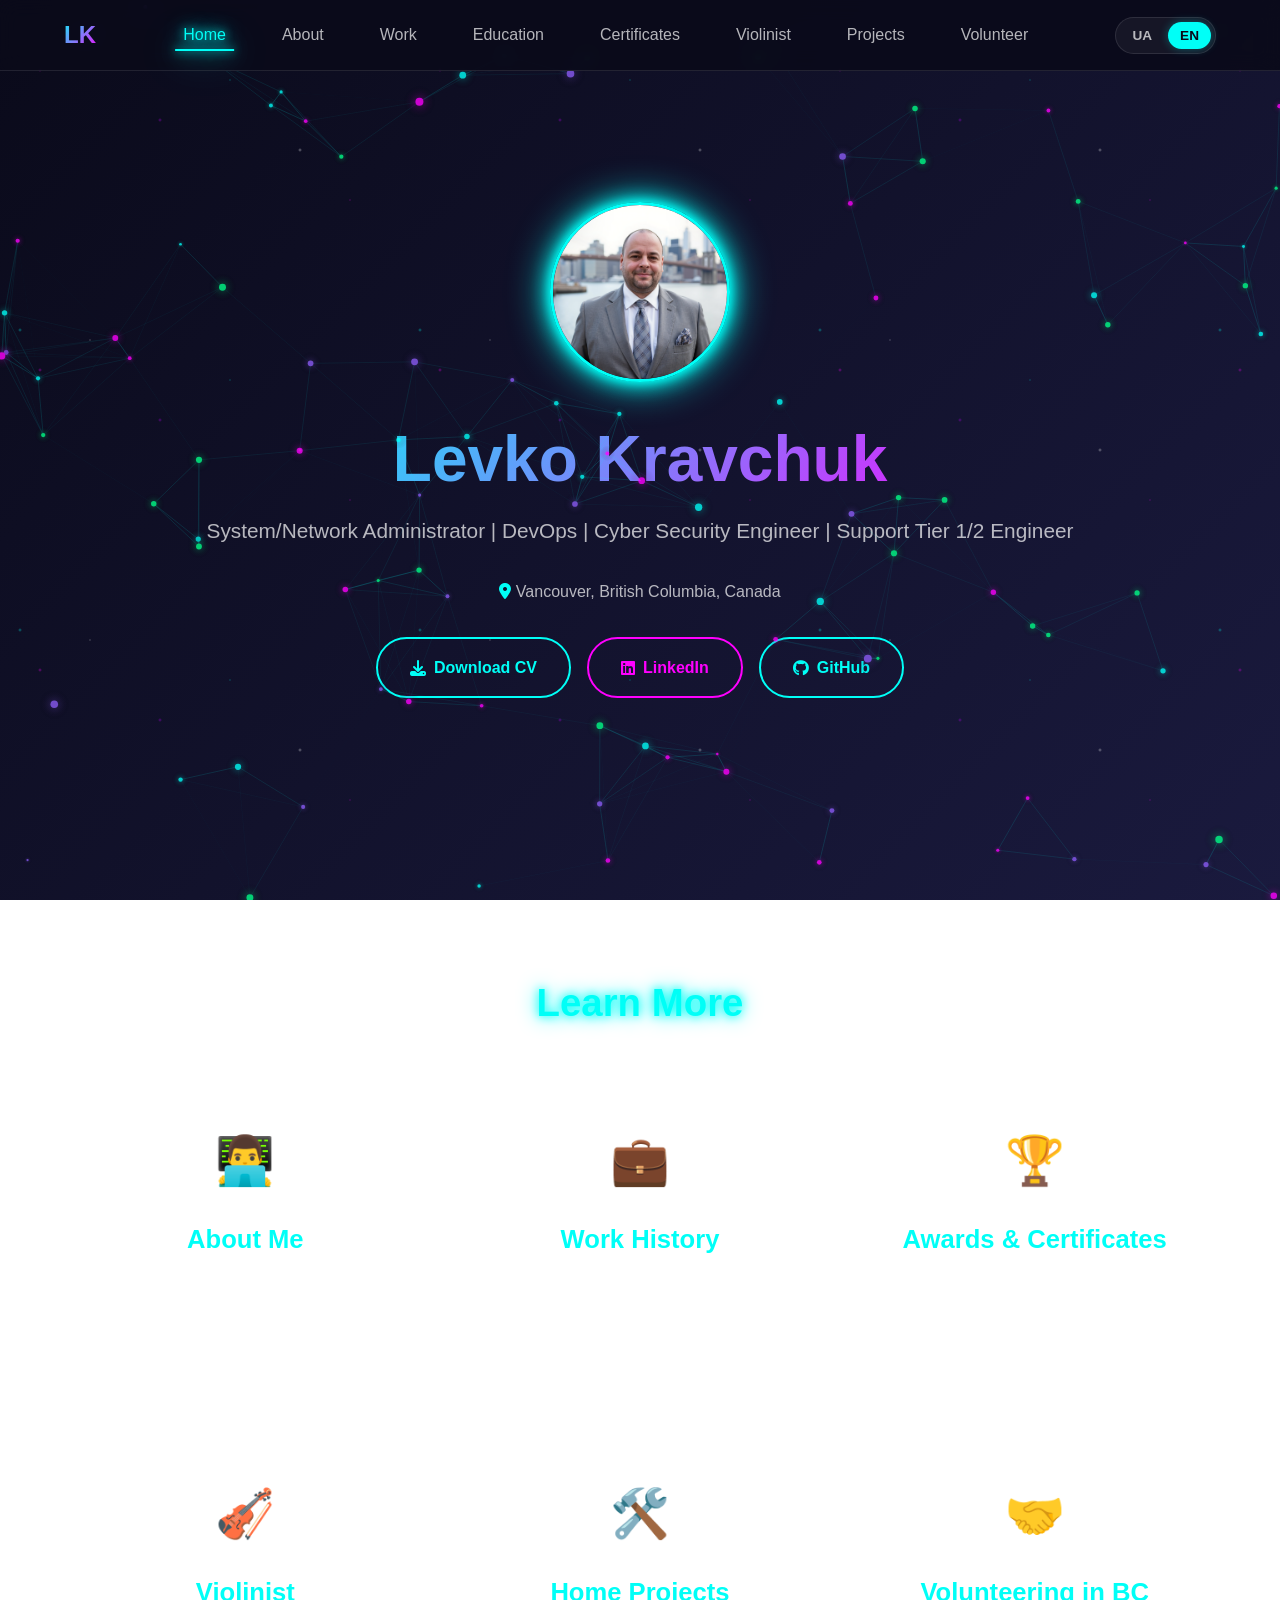
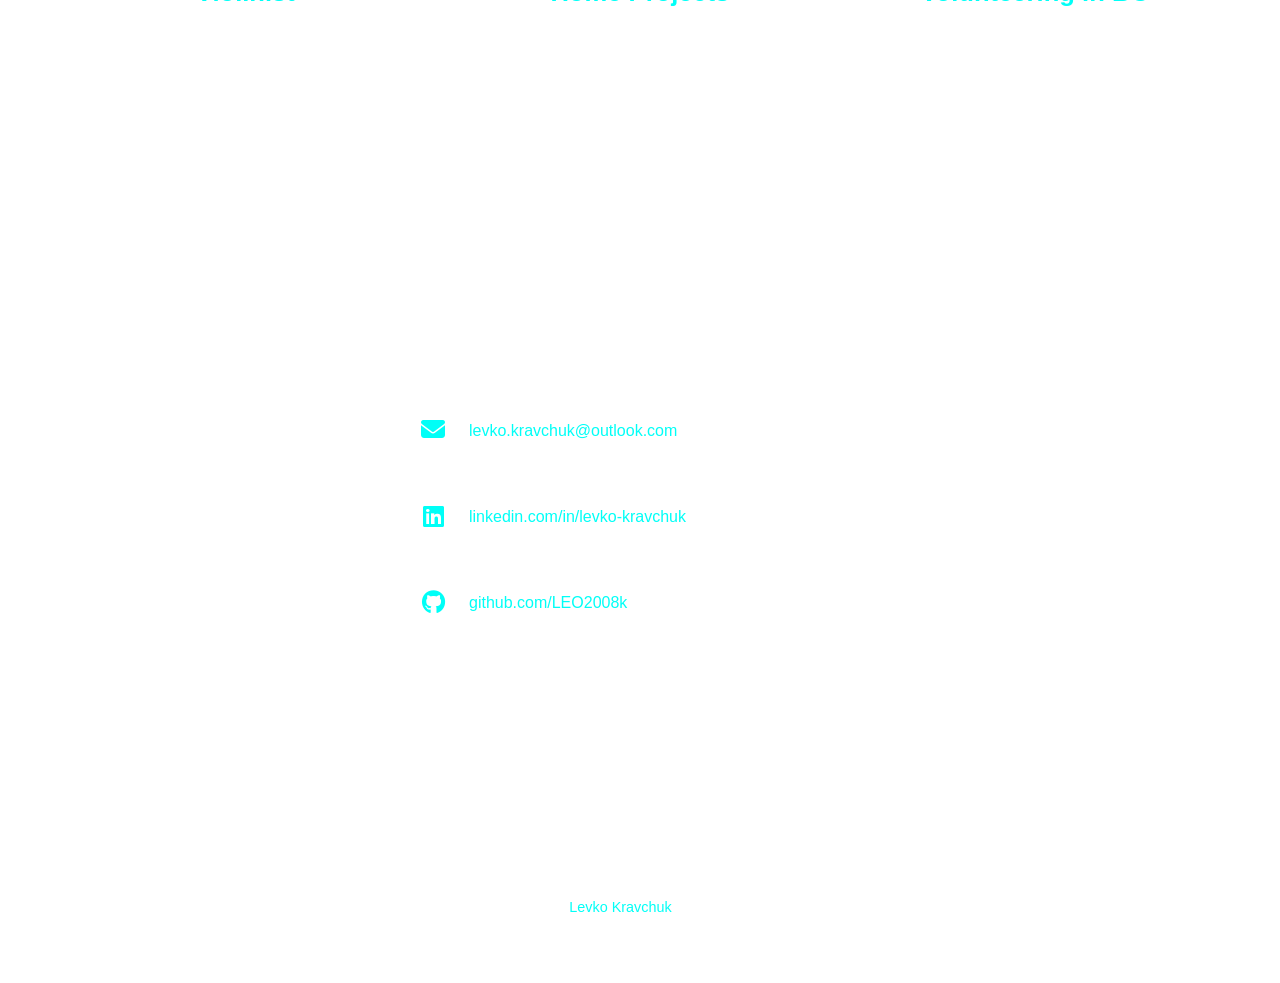
<file: index.html>
<!DOCTYPE html>
<html lang="uk">

<head>
  <meta charset="UTF-8">
  <meta name="viewport" content="width=device-width, initial-scale=1.0, maximum-scale=5.0">
  <meta name="description"
    content="Levko Kravchuk - System/Network Administrator, DevOps, Cyber Security, Support Tier 1/2 Engineer based in Vancouver, BC. Automation, AI, Prompt Engineering. Available for Remote, Hybrid, Full-time, Relocation.">
  <meta name="keywords"
    content="Levko Kravchuk, DevOps, System Administrator, Network Engineer, Cyber Security, Support Engineer, Automation, AI, Prompt Engineer, Vancouver, British Columbia, Canada, Remote, Hybrid, Full-time, Relocation">
  <meta name="author" content="Levko Kravchuk">
  <meta name="theme-color" content="#0a0a1a">

  <!-- Security Headers -->
  <meta http-equiv="X-Content-Type-Options" content="nosniff">
  <meta http-equiv="X-Frame-Options" content="SAMEORIGIN">
  <meta name="referrer" content="strict-origin-when-cross-origin">
  <meta http-equiv="Content-Security-Policy" content="
    default-src 'self';
    script-src 'self' 'unsafe-inline' https://www.googletagmanager.com https://www.clarity.ms https://*.clarity.ms;
    style-src 'self' 'unsafe-inline' https://fonts.googleapis.com https://cdnjs.cloudflare.com;
    font-src 'self' https://fonts.gstatic.com https://cdnjs.cloudflare.com;
    img-src 'self' data: https:;
    connect-src 'self' https://www.google-analytics.com https://www.clarity.ms https://*.clarity.ms;
    frame-ancestors 'self';
    form-action 'self';
    base-uri 'self';
    object-src 'none';
    upgrade-insecure-requests;
  ">

  <title>Levko Kravchuk | Portfolio</title>

  <!-- Fonts -->
  <link rel="preconnect" href="https://fonts.googleapis.com">
  <link rel="preconnect" href="https://fonts.gstatic.com" crossorigin>
  <link
    href="https://fonts.googleapis.com/css2?family=Inter:wght@400;500;600;700&family=Outfit:wght@600;700&display=swap"
    rel="stylesheet">

  <!-- Font Awesome -->
  <link rel="stylesheet" href="https://cdnjs.cloudflare.com/ajax/libs/font-awesome/6.5.0/css/all.min.css">

  <!-- Styles -->
  <link rel="stylesheet" href="css/style.css">

  <!-- Google Analytics -->
  <script async src="https://www.googletagmanager.com/gtag/js?id=G-3JH4GE4G5J"></script>
  <script>
    window.dataLayer = window.dataLayer || [];
    function gtag() { dataLayer.push(arguments); }
    gtag('js', new Date());
    gtag('config', 'G-3JH4GE4G5J');
  </script>

  <!-- Clarity Analytics -->
  <script type="text/javascript">
    (function (c, l, a, r, i, t, y) {
      c[a] = c[a] || function () { (c[a].q = c[a].q || []).push(arguments) };
      t = l.createElement(r); t.async = 1; t.src = "https://www.clarity.ms/tag/" + i;
      y = l.getElementsByTagName(r)[0]; y.parentNode.insertBefore(t, y);
    })(window, document, "clarity", "script", "fwkwumg609");
  </script>
</head>

<body>
  <!-- Navigation -->
  <nav class="nav">
    <div class="nav-container">
      <a href="index.html" class="nav-logo">LK</a>
      <ul class="nav-menu">
        <li><a href="index.html" class="nav-link active" data-i18n="nav_home">Головна</a></li>
        <li><a href="about.html" class="nav-link" data-i18n="nav_about">Про мене</a></li>
        <li><a href="work-history.html" class="nav-link" data-i18n="nav_work">Робота</a></li>
        <li><a href="education.html" class="nav-link" data-i18n="nav_education">Освіта</a></li>
        <li><a href="awards.html" class="nav-link" data-i18n="nav_awards">Сертифікати</a></li>
        <li><a href="violinist.html" class="nav-link" data-i18n="nav_violinist">Скрипаль</a></li>
        <li><a href="projects.html" class="nav-link" data-i18n="nav_projects">Проєкти</a></li>
        <li><a href="volunteer.html" class="nav-link" data-i18n="nav_volunteer">Волонтерство</a></li>
      </ul>
      <div class="nav-right">
        <div class="lang-switcher">
          <button class="lang-btn active" data-lang="uk">UA</button>
          <button class="lang-btn" data-lang="en">EN</button>
        </div>
        <div class="nav-toggle">
          <span></span>
          <span></span>
          <span></span>
        </div>
      </div>
    </div>
  </nav>

  <!-- Hero Section -->
  <section class="hero">
    <div class="hero-content">
      <img src="img/photos/avatar.png" alt="Levko Kravchuk" class="hero-avatar">
      <h1 class="hero-title">Levko Kravchuk</h1>
      <p class="hero-subtitle" data-i18n="hero_subtitle">System/Network Administrator | DevOps | Cyber Security Engineer
        | Support Tier 1/2 Engineer</p>
      <p style="color: var(--text-secondary); margin-bottom: 2rem;">
        <i class="fas fa-map-marker-alt" style="color: var(--neon-cyan);"></i>
        <span data-i18n="hero_location">Vancouver, British Columbia, Canada</span>
      </p>
      <div class="hero-buttons">
        <a href="Levko_Kravchuk_Resume.pdf" download class="btn">
          <i class="fas fa-download"></i> <span data-i18n="btn_download_cv">Завантажити CV</span>
        </a>
        <a href="https://www.linkedin.com/in/levko-kravchuk/" target="_blank" class="btn btn-magenta">
          <i class="fab fa-linkedin"></i> LinkedIn
        </a>
        <a href="https://github.com/LEO2008k" target="_blank" class="btn">
          <i class="fab fa-github"></i> GitHub
        </a>
      </div>
    </div>
  </section>

  <!-- Quick Links Section -->
  <section class="section">
    <div class="container">
      <h2 class="section-title" data-i18n="section_learn_more">Дізнайтесь більше</h2>
      <div class="cards-grid">

        <a href="about.html" class="glass-card page-card">
          <span class="page-card-icon">👨‍💻</span>
          <h3 data-i18n="card_about_title">Про мене</h3>
          <p data-i18n="card_about_desc">Технічні навички, контакти та особиста інформація</p>
        </a>

        <a href="work-history.html" class="glass-card page-card">
          <span class="page-card-icon">💼</span>
          <h3 data-i18n="card_work_title">Робоча історія</h3>
          <p data-i18n="card_work_desc">Від 2008 року: ISP, DevOps, Security та більше</p>
        </a>

        <a href="awards.html" class="glass-card page-card">
          <span class="page-card-icon">🏆</span>
          <h3 data-i18n="card_awards_title">Нагороди та сертифікати</h3>
          <p data-i18n="card_awards_desc">CCNA, MikroTik, CS50, RedHat та інші</p>
        </a>

        <a href="violinist.html" class="glass-card page-card">
          <span class="page-card-icon">🎻</span>
          <h3 data-i18n="card_violinist_title">Скрипаль</h3>
          <p data-i18n="card_violinist_desc">Музична сторона мого життя</p>
        </a>

        <a href="projects.html" class="glass-card page-card">
          <span class="page-card-icon">🛠️</span>
          <h3 data-i18n="card_projects_title">Домашні проєкти</h3>
          <p data-i18n="card_projects_desc">Особисті технічні проєкти та експерименти</p>
        </a>

        <a href="volunteer.html" class="glass-card page-card">
          <span class="page-card-icon">🤝</span>
          <h3 data-i18n="card_volunteer_title">Волонтерство в BC</h3>
          <p data-i18n="card_volunteer_desc">BSides Vancouver, VanLUG та спільнота</p>
        </a>

      </div>
    </div>
  </section>

  <!-- Contact Quick Section -->
  <section class="section">
    <div class="container" style="max-width: 600px;">
      <div class="glass-card">
        <h3 style="text-align: center; margin-bottom: 1.5rem;" data-i18n="contact_title">Зв'язатися зі мною</h3>
        <ul class="contact-list">
          <li class="contact-item">
            <span class="contact-icon"><i class="fas fa-envelope"></i></span>
            <a href="mailto:levko.kravchuk@outlook.com">levko.kravchuk@outlook.com</a>
          </li>
          <li class="contact-item">
            <span class="contact-icon"><i class="fab fa-linkedin"></i></span>
            <a href="https://www.linkedin.com/in/levko-kravchuk/" target="_blank">linkedin.com/in/levko-kravchuk</a>
          </li>
          <li class="contact-item">
            <span class="contact-icon"><i class="fab fa-github"></i></span>
            <a href="https://github.com/LEO2008k" target="_blank">github.com/LEO2008k</a>
          </li>
        </ul>
      </div>
    </div>
  </section>

  <!-- Footer -->
  <footer class="footer">
    <p class="footer-text">
      © 2024-2026 <a href="https://www.linkedin.com/in/levko-kravchuk/" target="_blank">Levko Kravchuk</a>. <span
        data-i18n="footer_rights">All rights reserved.</span>
    </p>
  </footer>

  <!-- Back to Top -->
  <button class="back-to-top" aria-label="Back to top">
    <i class="fas fa-arrow-up"></i>
  </button>

  <script src="js/particles.js"></script>
  <script src="js/translations.js"></script>
  <script src="js/main.js"></script>
</body>

</html>
</file>
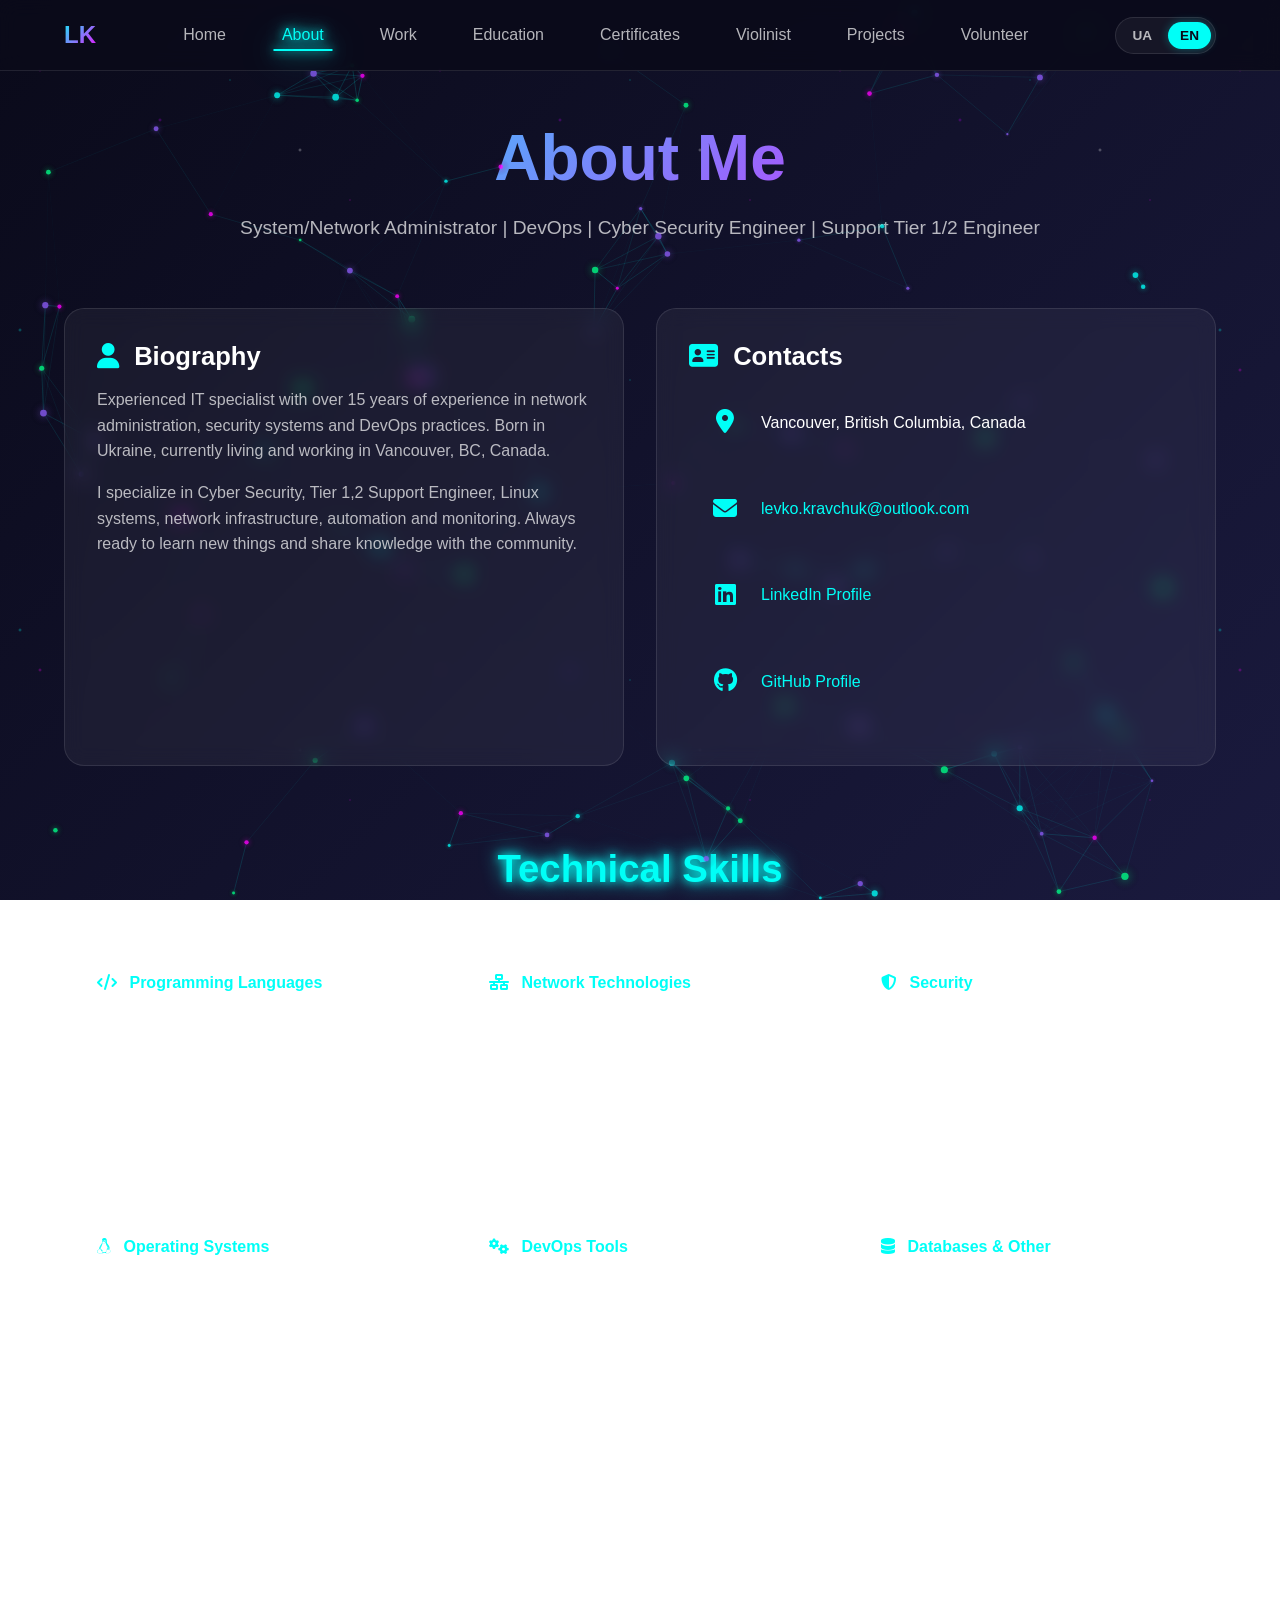
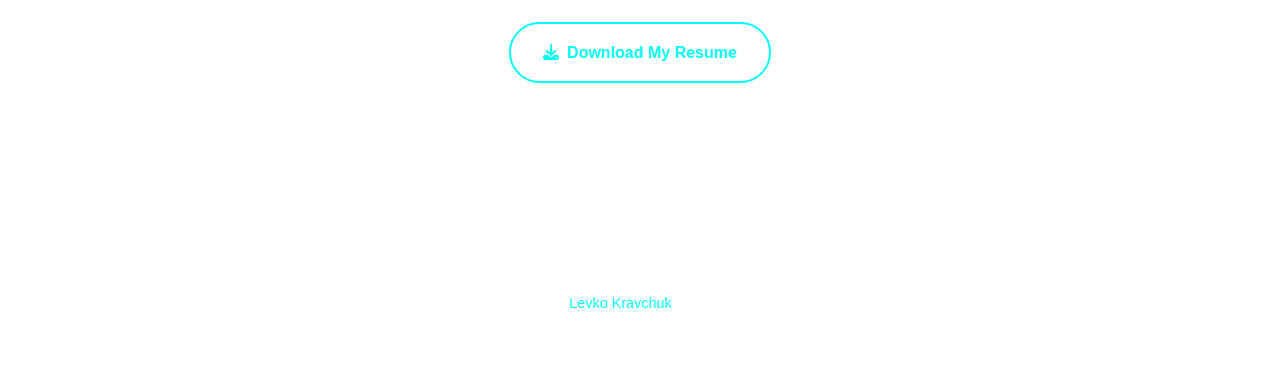
<file: about.html>
<!DOCTYPE html>
<html lang="uk">

<head>
    <meta charset="UTF-8">
    <meta name="viewport" content="width=device-width, initial-scale=1.0, maximum-scale=5.0">
    <meta name="description"
        content="About Levko Kravchuk - System/Network Administrator, DevOps, Cyber Security, Support Tier 1/2 Engineer. Automation, AI, Prompt Engineering. Vancouver, BC, Canada.">
    <meta name="keywords"
        content="Levko Kravchuk, About, Bio, DevOps, System Administrator, Network Engineer, Cyber Security, Support Engineer, Automation, AI, Prompt Engineer, Vancouver, British Columbia, Canada, Remote, Hybrid, Full-time">
    <meta name="theme-color" content="#0a0a1a">

    <!-- Security Headers -->
    <meta http-equiv="X-Content-Type-Options" content="nosniff">
    <meta http-equiv="X-Frame-Options" content="SAMEORIGIN">
    <meta name="referrer" content="strict-origin-when-cross-origin">
    <meta http-equiv="Content-Security-Policy"
        content="default-src 'self'; script-src 'self' 'unsafe-inline'; style-src 'self' 'unsafe-inline' https://fonts.googleapis.com https://cdnjs.cloudflare.com; font-src 'self' https://fonts.gstatic.com https://cdnjs.cloudflare.com; img-src 'self' data: https:; frame-ancestors 'self'; form-action 'self'; base-uri 'self';">
    <title>Про мене | Levko Kravchuk</title>

    <link rel="preconnect" href="https://fonts.googleapis.com">
    <link rel="preconnect" href="https://fonts.gstatic.com" crossorigin>
    <link
        href="https://fonts.googleapis.com/css2?family=Inter:wght@400;500;600;700&family=Outfit:wght@600;700&display=swap"
        rel="stylesheet">
    <link rel="stylesheet" href="https://cdnjs.cloudflare.com/ajax/libs/font-awesome/6.5.0/css/all.min.css">
    <link rel="stylesheet" href="css/style.css">
</head>

<body>
    <!-- Navigation -->
    <nav class="nav">
        <div class="nav-container">
            <a href="index.html" class="nav-logo">LK</a>
            <ul class="nav-menu">
                <li><a href="index.html" class="nav-link" data-i18n="nav_home">Головна</a></li>
                <li><a href="about.html" class="nav-link active" data-i18n="nav_about">Про мене</a></li>
                <li><a href="work-history.html" class="nav-link" data-i18n="nav_work">Робота</a></li>
                <li><a href="education.html" class="nav-link" data-i18n="nav_education">Освіта</a></li>
                <li><a href="awards.html" class="nav-link" data-i18n="nav_awards">Сертифікати</a></li>
                <li><a href="violinist.html" class="nav-link" data-i18n="nav_violinist">Скрипаль</a></li>
                <li><a href="projects.html" class="nav-link" data-i18n="nav_projects">Проєкти</a></li>
                <li><a href="volunteer.html" class="nav-link" data-i18n="nav_volunteer">Волонтерство</a></li>
            </ul>
            <div class="nav-right">
                <div class="lang-switcher">
                    <button class="lang-btn active" data-lang="uk">UA</button>
                    <button class="lang-btn" data-lang="en">EN</button>
                </div>
                <div class="nav-toggle">
                    <span></span>
                    <span></span>
                    <span></span>
                </div>
            </div>
        </div>
    </nav>

    <!-- Page Header -->
    <header class="page-header">
        <div class="container">
            <h1 data-i18n="about_title">Про мене</h1>
            <p style="font-size: 1.2rem; color: var(--text-secondary);" data-i18n="about_subtitle">
                System/Network Administrator | DevOps | Cyber Security Engineer | Support Tier 1/2 Engineer
            </p>
        </div>
    </header>

    <!-- Page Content -->
    <main class="page-content">
        <div class="container">

            <div style="display: grid; grid-template-columns: repeat(auto-fit, minmax(300px, 1fr)); gap: 2rem;">

                <!-- Bio Card -->
                <div class="glass-card">
                    <h3 style="margin-bottom: 1rem;"><i class="fas fa-user"
                            style="color: var(--neon-cyan); margin-right: 0.5rem;"></i> <span
                            data-i18n="bio_title">Біографія</span></h3>
                    <p data-i18n="bio_text_1">
                        Досвідчений IT-спеціаліст з понад 15 роками досвіду в мережевому адмініструванні,
                        системах безпеки та DevOps практиках. Народився в Україні, зараз проживаю та працюю
                        у Vancouver, BC, Canada.
                    </p>
                    <p data-i18n="bio_text_2">
                        Спеціалізуюсь на Linux системах, мережевій інфраструктурі, автоматизації та
                        моніторингу. Завжди готовий вчитися новому та ділитися знаннями зі спільнотою.
                    </p>
                </div>

                <!-- Contact Card -->
                <div class="glass-card">
                    <h3 style="margin-bottom: 1rem;"><i class="fas fa-address-card"
                            style="color: var(--neon-cyan); margin-right: 0.5rem;"></i> <span
                            data-i18n="contacts_title">Контакти</span></h3>
                    <ul class="contact-list">
                        <li class="contact-item">
                            <span class="contact-icon"><i class="fas fa-map-marker-alt"></i></span>
                            <span>Vancouver, British Columbia, Canada</span>
                        </li>
                        <li class="contact-item">
                            <span class="contact-icon"><i class="fas fa-envelope"></i></span>
                            <a href="mailto:levko.kravchuk@outlook.com">levko.kravchuk@outlook.com</a>
                        </li>
                        <li class="contact-item">
                            <span class="contact-icon"><i class="fab fa-linkedin"></i></span>
                            <a href="https://www.linkedin.com/in/levko-kravchuk/" target="_blank">LinkedIn Profile</a>
                        </li>
                        <li class="contact-item">
                            <span class="contact-icon"><i class="fab fa-github"></i></span>
                            <a href="https://github.com/LEO2008k" target="_blank">GitHub Profile</a>
                        </li>
                    </ul>
                </div>

            </div>

            <!-- Technical Skills Section -->
            <section class="section">
                <h2 class="section-title" data-i18n="skills_title">Технічні навички</h2>

                <div style="display: grid; grid-template-columns: repeat(auto-fit, minmax(280px, 1fr)); gap: 1.5rem;">

                    <div class="glass-card">
                        <h4 style="color: var(--neon-cyan); margin-bottom: 1rem;">
                            <i class="fas fa-code" style="margin-right: 0.5rem;"></i> <span
                                data-i18n="skills_programming">Мови програмування</span>
                        </h4>
                        <div class="skills-list">
                            <span class="skill-tag">Bash</span>
                            <span class="skill-tag">Python</span>
                            <span class="skill-tag">SQL</span>
                            <span class="skill-tag">C</span>
                        </div>
                    </div>

                    <div class="glass-card">
                        <h4 style="color: var(--neon-cyan); margin-bottom: 1rem;">
                            <i class="fas fa-network-wired" style="margin-right: 0.5rem;"></i> <span
                                data-i18n="skills_network">Мережеві технології</span>
                        </h4>
                        <div class="skills-list">
                            <span class="skill-tag">VLAN</span>
                            <span class="skill-tag">802.1Q</span>
                            <span class="skill-tag">STP/RSTP</span>
                            <span class="skill-tag">LACP</span>
                            <span class="skill-tag">DHCP</span>
                            <span class="skill-tag">DHCPv6</span>
                            <span class="skill-tag">IPv6</span>
                            <span class="skill-tag">DNS</span>
                            <span class="skill-tag">VPN</span>
                        </div>
                    </div>

                    <div class="glass-card">
                        <h4 style="color: var(--neon-cyan); margin-bottom: 1rem;">
                            <i class="fas fa-shield-alt" style="margin-right: 0.5rem;"></i> <span
                                data-i18n="skills_security">Безпека</span>
                        </h4>
                        <div class="skills-list">
                            <span class="skill-tag">ACL</span>
                            <span class="skill-tag">Firewall</span>
                            <span class="skill-tag">IDS/IPS</span>
                            <span class="skill-tag">VPN</span>
                            <span class="skill-tag">Tenable.sc</span>
                            <span class="skill-tag">Nessus</span>
                        </div>
                    </div>

                    <div class="glass-card">
                        <h4 style="color: var(--neon-cyan); margin-bottom: 1rem;">
                            <i class="fab fa-linux" style="margin-right: 0.5rem;"></i> <span
                                data-i18n="skills_os">Операційні системи</span>
                        </h4>
                        <div class="skills-list">
                            <span class="skill-tag">CentOS</span>
                            <span class="skill-tag">RHEL</span>
                            <span class="skill-tag">Ubuntu</span>
                            <span class="skill-tag">FreeBSD</span>
                            <span class="skill-tag">Windows Server</span>
                            <span class="skill-tag">macOS</span>
                            <span class="skill-tag">SELinux</span>
                            <span class="skill-tag">ACL</span>
                        </div>
                    </div>

                    <div class="glass-card">
                        <h4 style="color: var(--neon-cyan); margin-bottom: 1rem;">
                            <i class="fas fa-cogs" style="margin-right: 0.5rem;"></i> <span
                                data-i18n="skills_devops">DevOps інструменти</span>
                        </h4>
                        <div class="skills-list">
                            <span class="skill-tag">Docker</span>
                            <span class="skill-tag">Ansible</span>
                            <span class="skill-tag">Jenkins</span>
                            <span class="skill-tag">Git</span>
                            <span class="skill-tag">Grafana</span>
                            <span class="skill-tag">Zabbix</span>
                            <span class="skill-tag">Nagios</span>
                            <span class="skill-tag">Nginx</span>
                            <span class="skill-tag">Apache</span>
                            <span class="skill-tag">OpenShift</span>
                        </div>
                    </div>

                    <div class="glass-card">
                        <h4 style="color: var(--neon-cyan); margin-bottom: 1rem;">
                            <i class="fas fa-database" style="margin-right: 0.5rem;"></i> <span
                                data-i18n="skills_database">Бази даних та Інше</span>
                        </h4>
                        <div class="skills-list">
                            <span class="skill-tag">MySQL</span>
                            <span class="skill-tag">MariaDB</span>
                            <span class="skill-tag">SQLite</span>
                            <span class="skill-tag">Ha Proxy</span>
                            <span class="skill-tag">Galera Cluster</span>
                            <span class="skill-tag">JIRA</span>
                        </div>
                    </div>

                </div>
            </section>

            <!-- Download CV -->
            <div style="text-align: center; margin-top: 3rem;">
                <a href="Levko_Kravchuk_Resume.pdf" download class="btn">
                    <i class="fas fa-download"></i> <span data-i18n="btn_download_resume">Завантажити моє резюме</span>
                </a>
            </div>

        </div>
    </main>

    <!-- Footer -->
    <footer class="footer">
        <p class="footer-text">
            © 2024-2026 <a href="https://www.linkedin.com/in/levko-kravchuk/" target="_blank">Levko Kravchuk</a>. <span
                data-i18n="footer_rights">All rights reserved.</span>
        </p>
    </footer>

    <button class="back-to-top" aria-label="Back to top">
        <i class="fas fa-arrow-up"></i>
    </button>

    <script src="js/particles.js"></script>
    <script src="js/translations.js"></script>
    <script src="js/main.js"></script>
</body>

</html>
</file>
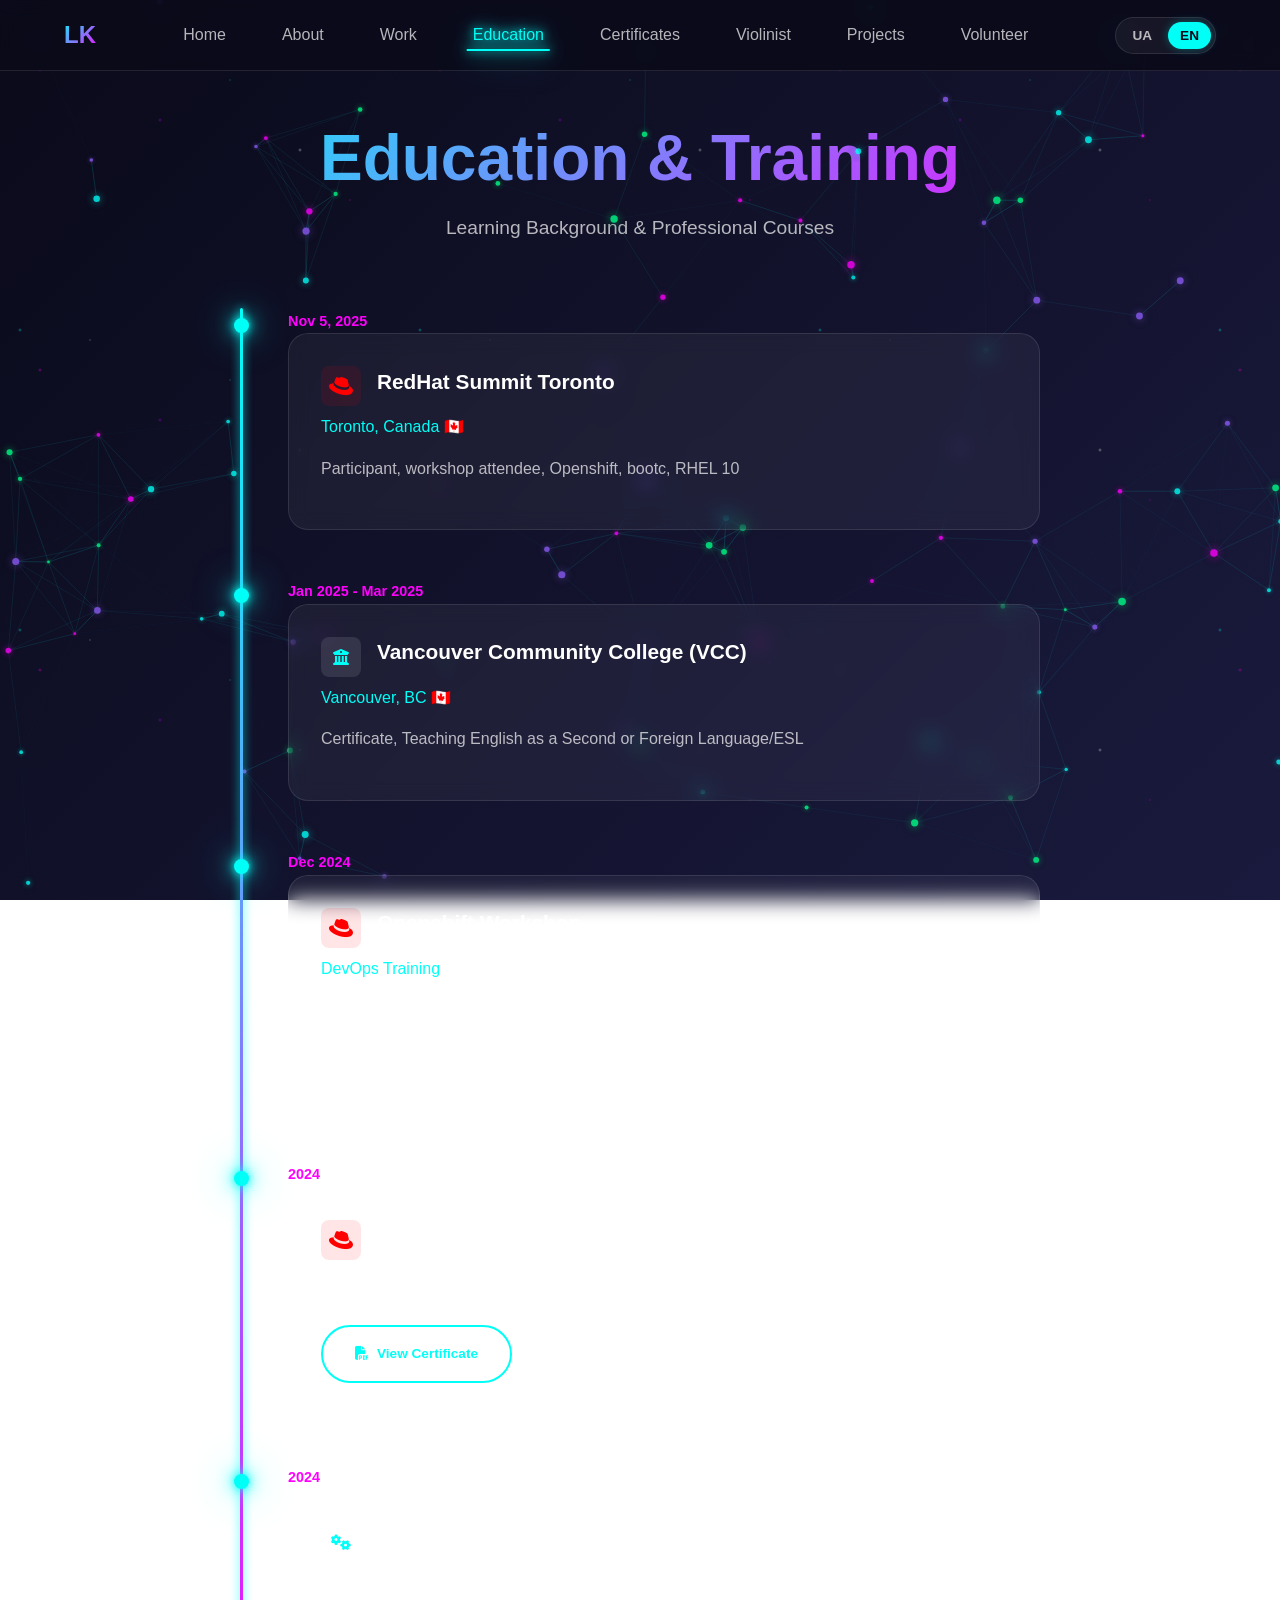
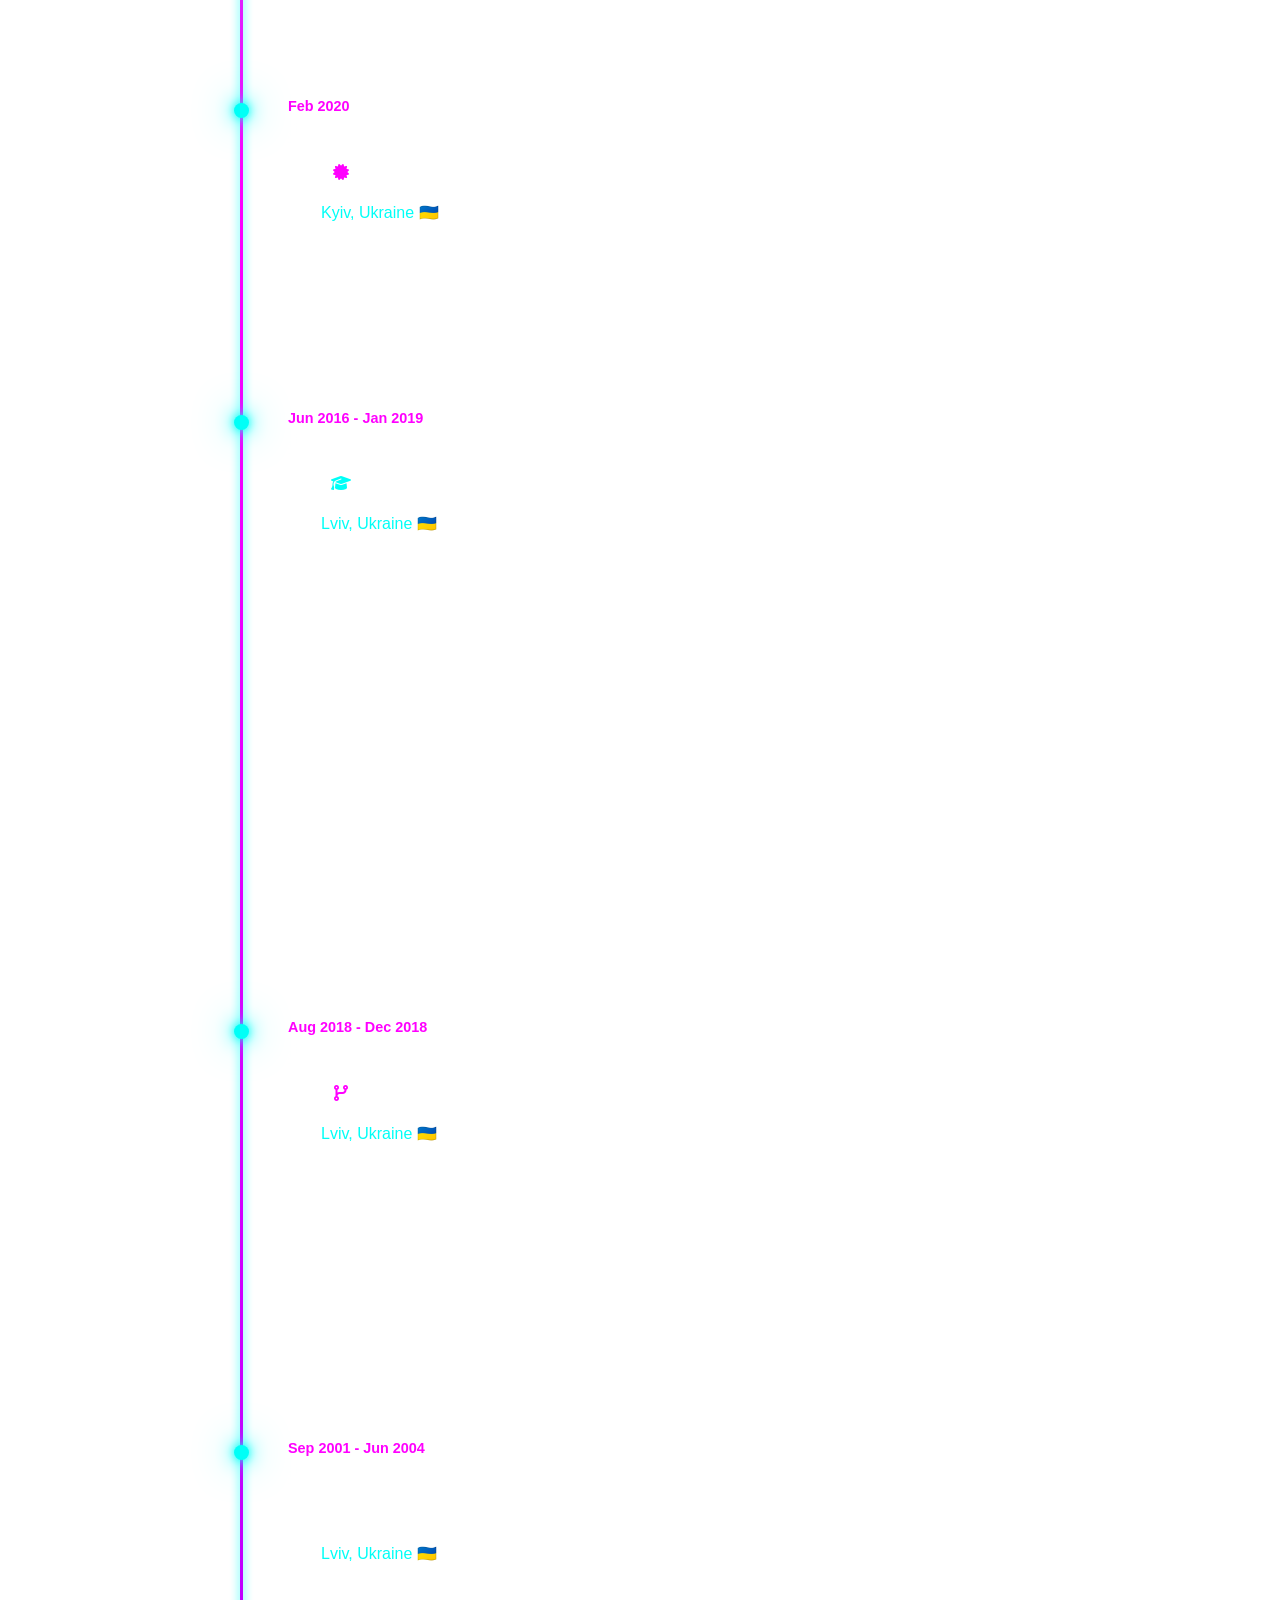
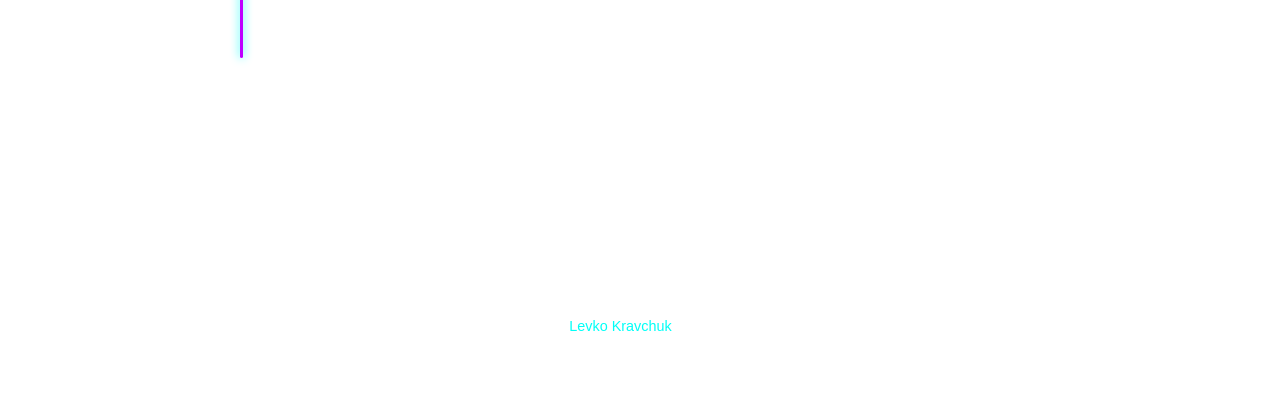
<file: education.html>
<!DOCTYPE html>
<html lang="uk">

<head>
    <meta charset="UTF-8">
    <meta name="viewport" content="width=device-width, initial-scale=1.0, maximum-scale=5.0">
    <meta name="description" content="Education and Training of Levko Kravchuk - Degrees, Courses, Workshops">
    <meta name="keywords"
        content="Levko Kravchuk, Education, Training, Degrees, Courses, Workshops, IT STEP, SoftServe, RedHat, VCC">
    <meta name="theme-color" content="#0a0a1a">

    <!-- Security Headers -->
    <meta http-equiv="X-Content-Type-Options" content="nosniff">
    <meta http-equiv="X-Frame-Options" content="SAMEORIGIN">
    <meta name="referrer" content="strict-origin-when-cross-origin">
    <meta http-equiv="Content-Security-Policy"
        content="default-src 'self'; script-src 'self' 'unsafe-inline'; style-src 'self' 'unsafe-inline' https://fonts.googleapis.com https://cdnjs.cloudflare.com; font-src 'self' https://fonts.gstatic.com https://cdnjs.cloudflare.com; img-src 'self' data: https:; frame-ancestors 'self'; form-action 'self'; base-uri 'self';">
    <title>Освіта | Levko Kravchuk</title>

    <link rel="preconnect" href="https://fonts.googleapis.com">
    <link rel="preconnect" href="https://fonts.gstatic.com" crossorigin>
    <link
        href="https://fonts.googleapis.com/css2?family=Inter:wght@400;500;600;700&family=Outfit:wght@600;700&display=swap"
        rel="stylesheet">
    <link rel="stylesheet" href="https://cdnjs.cloudflare.com/ajax/libs/font-awesome/6.5.0/css/all.min.css">
    <link rel="stylesheet" href="css/style.css">
</head>

<body>
    <!-- Navigation -->
    <nav class="nav">
        <div class="nav-container">
            <a href="index.html" class="nav-logo">LK</a>
            <ul class="nav-menu">
                <li><a href="index.html" class="nav-link" data-i18n="nav_home">Головна</a></li>
                <li><a href="about.html" class="nav-link" data-i18n="nav_about">Про мене</a></li>
                <li><a href="work-history.html" class="nav-link" data-i18n="nav_work">Робота</a></li>
                <li><a href="education.html" class="nav-link active" data-i18n="nav_education">Освіта</a></li>
                <li><a href="awards.html" class="nav-link" data-i18n="nav_awards">Сертифікати</a></li>
                <li><a href="violinist.html" class="nav-link" data-i18n="nav_violinist">Скрипаль</a></li>
                <li><a href="projects.html" class="nav-link" data-i18n="nav_projects">Проєкти</a></li>
                <li><a href="volunteer.html" class="nav-link" data-i18n="nav_volunteer">Волонтерство</a></li>
            </ul>
            <div class="nav-right">
                <div class="lang-switcher">
                    <button class="lang-btn" data-lang="uk">UA</button>
                    <button class="lang-btn active" data-lang="en">EN</button>
                </div>
                <div class="nav-toggle">
                    <span></span>
                    <span></span>
                    <span></span>
                </div>
            </div>
        </div>
    </nav>

    <!-- Page Header -->
    <header class="page-header">
        <div class="container">
            <h1 data-i18n="education_title">Освіта та Навчання</h1>
            <p style="font-size: 1.2rem; color: var(--text-secondary);" data-i18n="education_subtitle">
                Academic Background & Professional Courses
            </p>
        </div>
    </header>

    <!-- Page Content -->
    <main class="page-content">
        <div class="container">
            <div class="timeline">

                <!-- RedHat Summit -->
                <div class="timeline-item">
                    <span class="timeline-date">Nov 5, 2025</span>
                    <div class="glass-card">
                        <div style="display: flex; align-items: center; gap: 1rem; margin-bottom: 0.5rem;">
                            <div
                                style="width: 40px; height: 40px; background: rgba(255,0,0,0.1); border-radius: 8px; display: flex; align-items: center; justify-content: center;">
                                <i class="fab fa-redhat" style="color: red; font-size: 1.5rem;"></i>
                            </div>
                            <h3 class="timeline-title">RedHat Summit Toronto</h3>
                        </div>
                        <div class="timeline-company">Toronto, Canada 🇨🇦</div>
                        <p style="margin-top: 0.5rem; color: var(--text-secondary);">Participant, workshop attendee,
                            Openshift, bootc, RHEL 10</p>
                    </div>
                </div>

                <!-- VCC -->
                <div class="timeline-item">
                    <span class="timeline-date">Jan 2025 - Mar 2025</span>
                    <div class="glass-card">
                        <div style="display: flex; align-items: center; gap: 1rem; margin-bottom: 0.5rem;">
                            <div
                                style="width: 40px; height: 40px; background: rgba(255,255,255,0.1); border-radius: 8px; display: flex; align-items: center; justify-content: center;">
                                <i class="fas fa-university" style="color: var(--neon-cyan);"></i>
                            </div>
                            <h3 class="timeline-title">Vancouver Community College (VCC)</h3>
                        </div>
                        <div class="timeline-company">Vancouver, BC 🇨🇦</div>
                        <p style="margin-top: 0.5rem; color: var(--text-secondary);">
                            Certificate, Teaching English as a Second or Foreign Language/ESL
                        </p>
                    </div>
                </div>

                <!-- Openshift Workshop -->
                <div class="timeline-item">
                    <span class="timeline-date">Dec 2024</span>
                    <div class="glass-card">
                        <div style="display: flex; align-items: center; gap: 1rem; margin-bottom: 0.5rem;">
                            <div
                                style="width: 40px; height: 40px; background: rgba(255,0,0,0.1); border-radius: 8px; display: flex; align-items: center; justify-content: center;">
                                <i class="fab fa-redhat" style="color: red; font-size: 1.5rem;"></i>
                            </div>
                            <h3 class="timeline-title">Openshift Workshop</h3>
                        </div>
                        <div class="timeline-company">DevOps Training</div>
                        <p style="margin-top: 1rem; color: var(--text-secondary); line-height: 1.6;">
                            Learned how to migrate VMs from ESXi hosts to Openshift.
                        </p>
                        <div class="skills-list" style="margin-top: 1rem;">
                            <span class="skill-tag">OpenShift</span>
                            <span class="skill-tag">Virtualization</span>
                        </div>
                    </div>
                </div>

                <!-- RHEL Essential -->
                <div class="timeline-item">
                    <span class="timeline-date">2024</span>
                    <div class="glass-card">
                        <div style="display: flex; align-items: center; gap: 1rem; margin-bottom: 0.5rem;">
                            <div
                                style="width: 40px; height: 40px; background: rgba(255,0,0,0.1); border-radius: 8px; display: flex; align-items: center; justify-content: center;">
                                <i class="fab fa-redhat" style="color: red; font-size: 1.5rem;"></i>
                            </div>
                            <h3 class="timeline-title">RedHat RHEL Essential</h3>
                        </div>
                        <p style="margin-top: 0.5rem; color: var(--text-secondary);">Lab Completion Certificate</p>
                        <a href="Essential_RHEL_10_Certificates_of_Lab_Completion_1757178463415001lOr5.pdf"
                            target="_blank" class="btn" style="margin-top: 1rem; font-size: 0.85rem;">
                            <i class="fas fa-file-pdf"></i> View Certificate
                        </a>
                    </div>
                </div>

                <!-- Ansible Workshop -->
                <div class="timeline-item">
                    <span class="timeline-date">2024</span>
                    <div class="glass-card">
                        <div style="display: flex; align-items: center; gap: 1rem; margin-bottom: 0.5rem;">
                            <div
                                style="width: 40px; height: 40px; background: rgba(255,255,255,0.1); border-radius: 8px; display: flex; align-items: center; justify-content: center;">
                                <i class="fas fa-cogs" style="color: var(--neon-cyan);"></i>
                            </div>
                            <h3 class="timeline-title">Ansible Workshop</h3>
                        </div>
                        <p style="margin-top: 0.5rem; color: var(--text-secondary);">Automation with Ansible</p>
                    </div>
                </div>


                <!-- MUK -->
                <div class="timeline-item">
                    <span class="timeline-date">Feb 2020</span>
                    <div class="glass-card">
                        <div style="display: flex; align-items: center; gap: 1rem; margin-bottom: 0.5rem;">
                            <div
                                style="width: 40px; height: 40px; background: rgba(255,255,255,0.1); border-radius: 8px; display: flex; align-items: center; justify-content: center;">
                                <i class="fas fa-certificate" style="color: var(--neon-magenta);"></i>
                            </div>
                            <h3 class="timeline-title">MUK (МУК)</h3>
                        </div>
                        <div class="timeline-company">Kyiv, Ukraine 🇺🇦</div>
                        <p style="margin-top: 0.5rem; color: var(--text-secondary);">Course, RedHat 8 RHCA (RedHat 8)
                        </p>
                        <div class="skills-list" style="margin-top: 1rem;">
                            <span class="skill-tag">CentOS</span>
                            <span class="skill-tag">Linux</span>
                            <span class="skill-tag">TCP/IP</span>
                            <span class="skill-tag">RHEL</span>
                            <span class="skill-tag">Firewalls</span>
                            <span class="skill-tag">systemctl</span>
                        </div>
                    </div>
                </div>

                <!-- IT STEP Academy -->
                <div class="timeline-item">
                    <span class="timeline-date">Jun 2016 - Jan 2019</span>
                    <div class="glass-card">
                        <div style="display: flex; align-items: center; gap: 1rem; margin-bottom: 0.5rem;">
                            <div
                                style="width: 40px; height: 40px; background: rgba(255,255,255,0.1); border-radius: 8px; display: flex; align-items: center; justify-content: center;">
                                <i class="fas fa-graduation-cap" style="color: var(--neon-cyan);"></i>
                            </div>
                            <h3 class="timeline-title">IT STEP Academy</h3>
                        </div>
                        <div class="timeline-company">Lviv, Ukraine 🇺🇦</div>
                        <p style="margin-top: 0.5rem; color: var(--text-secondary);">Diploma, Network Administrator
                            Courses, Network & Cybersecurity</p>

                        <div style="margin-top: 1rem; color: var(--text-secondary); line-height: 1.6;">
                            <ul style="padding-left: 1.2rem;">
                                <li>Cisco ITEI + Hardware</li>
                                <li>Fundamentals of Operating Systems</li>
                                <li>C++ Programming Language</li>
                                <li>Windows 10 Configuration</li>
                                <li>LAN Switching (Basic & Advanced)</li>
                                <li>Structured Cabling Systems</li>
                                <li>IP Routing (Basic & Advanced)</li>
                                <li>Windows Server 2016 Administration</li>
                                <li>Linux System & Network Administration</li>
                                <li>Cisco CCNA 1-4 Exploration</li>
                                <li>Cisco Certified Network Professional</li>
                            </ul>
                        </div>

                        <div class="skills-list" style="margin-top: 1rem;">
                            <span class="skill-tag">Windows Server</span>
                            <span class="skill-tag">Linux</span>
                            <span class="skill-tag">Networking</span>
                            <span class="skill-tag">TCP/IP</span>
                        </div>
                    </div>
                </div>

                <!-- SoftServe IT Academy -->
                <div class="timeline-item">
                    <span class="timeline-date">Aug 2018 - Dec 2018</span>
                    <div class="glass-card">
                        <div style="display: flex; align-items: center; gap: 1rem; margin-bottom: 0.5rem;">
                            <div
                                style="width: 40px; height: 40px; background: rgba(255,255,255,0.1); border-radius: 8px; display: flex; align-items: center; justify-content: center;">
                                <i class="fas fa-code-branch" style="color: var(--neon-magenta);"></i>
                            </div>
                            <h3 class="timeline-title">SoftServe IT Academy</h3>
                        </div>
                        <div class="timeline-company">Lviv, Ukraine 🇺🇦</div>
                        <p style="margin-top: 0.5rem; color: var(--text-secondary);">Certificate, DevOps Foundation</p>
                        <p style="margin-top: 0.5rem; color: var(--text-secondary);">Activities: MariaDB, Ha Proxy,
                            Locust, AWS EC2, Docker, Tomcat, Git, Ansible, Eucalyptus, Bash.</p>
                        <p style="margin-top: 0.5rem; color: var(--text-secondary);">DevOps philosophy</p>
                        <div class="skills-list" style="margin-top: 1rem;">
                            <span class="skill-tag">Bash</span>
                            <span class="skill-tag">Locust</span>
                            <span class="skill-tag">Linux</span>
                            <span class="skill-tag">TCP/IP</span>
                            <span class="skill-tag">Python</span>
                        </div>
                    </div>
                </div>

                <!-- High School -->
                <div class="timeline-item">
                    <span class="timeline-date">Sep 2001 - Jun 2004</span>
                    <div class="glass-card">
                        <div style="display: flex; align-items: center; gap: 1rem; margin-bottom: 0.5rem;">
                            <div
                                style="width: 40px; height: 40px; background: rgba(255,255,255,0.1); border-radius: 8px; display: flex; align-items: center; justify-content: center;">
                                <i class="fas fa-wrench" style="color: var(--text-muted);"></i>
                            </div>
                            <h3 class="timeline-title">High Vocational School</h3>
                        </div>
                        <div class="timeline-company">Lviv, Ukraine 🇺🇦</div>
                        <p style="margin-top: 0.5rem; color: var(--text-secondary);">High School Diploma, Auto Mechanic
                        </p>
                    </div>
                </div>

            </div>
        </div>
    </main>

    <!-- Footer -->
    <footer class="footer">
        <p class="footer-text">
            © 2024-2026 <a href="https://www.linkedin.com/in/levko-kravchuk/" target="_blank">Levko Kravchuk</a>. <span
                data-i18n="footer_rights">All rights reserved.</span>
        </p>
    </footer>

    <button class="back-to-top" aria-label="Back to top">
        <i class="fas fa-arrow-up"></i>
    </button>

    <script src="js/particles.js"></script>
    <script src="js/translations.js"></script>
    <script src="js/main.js"></script>
</body>

</html>
</file>
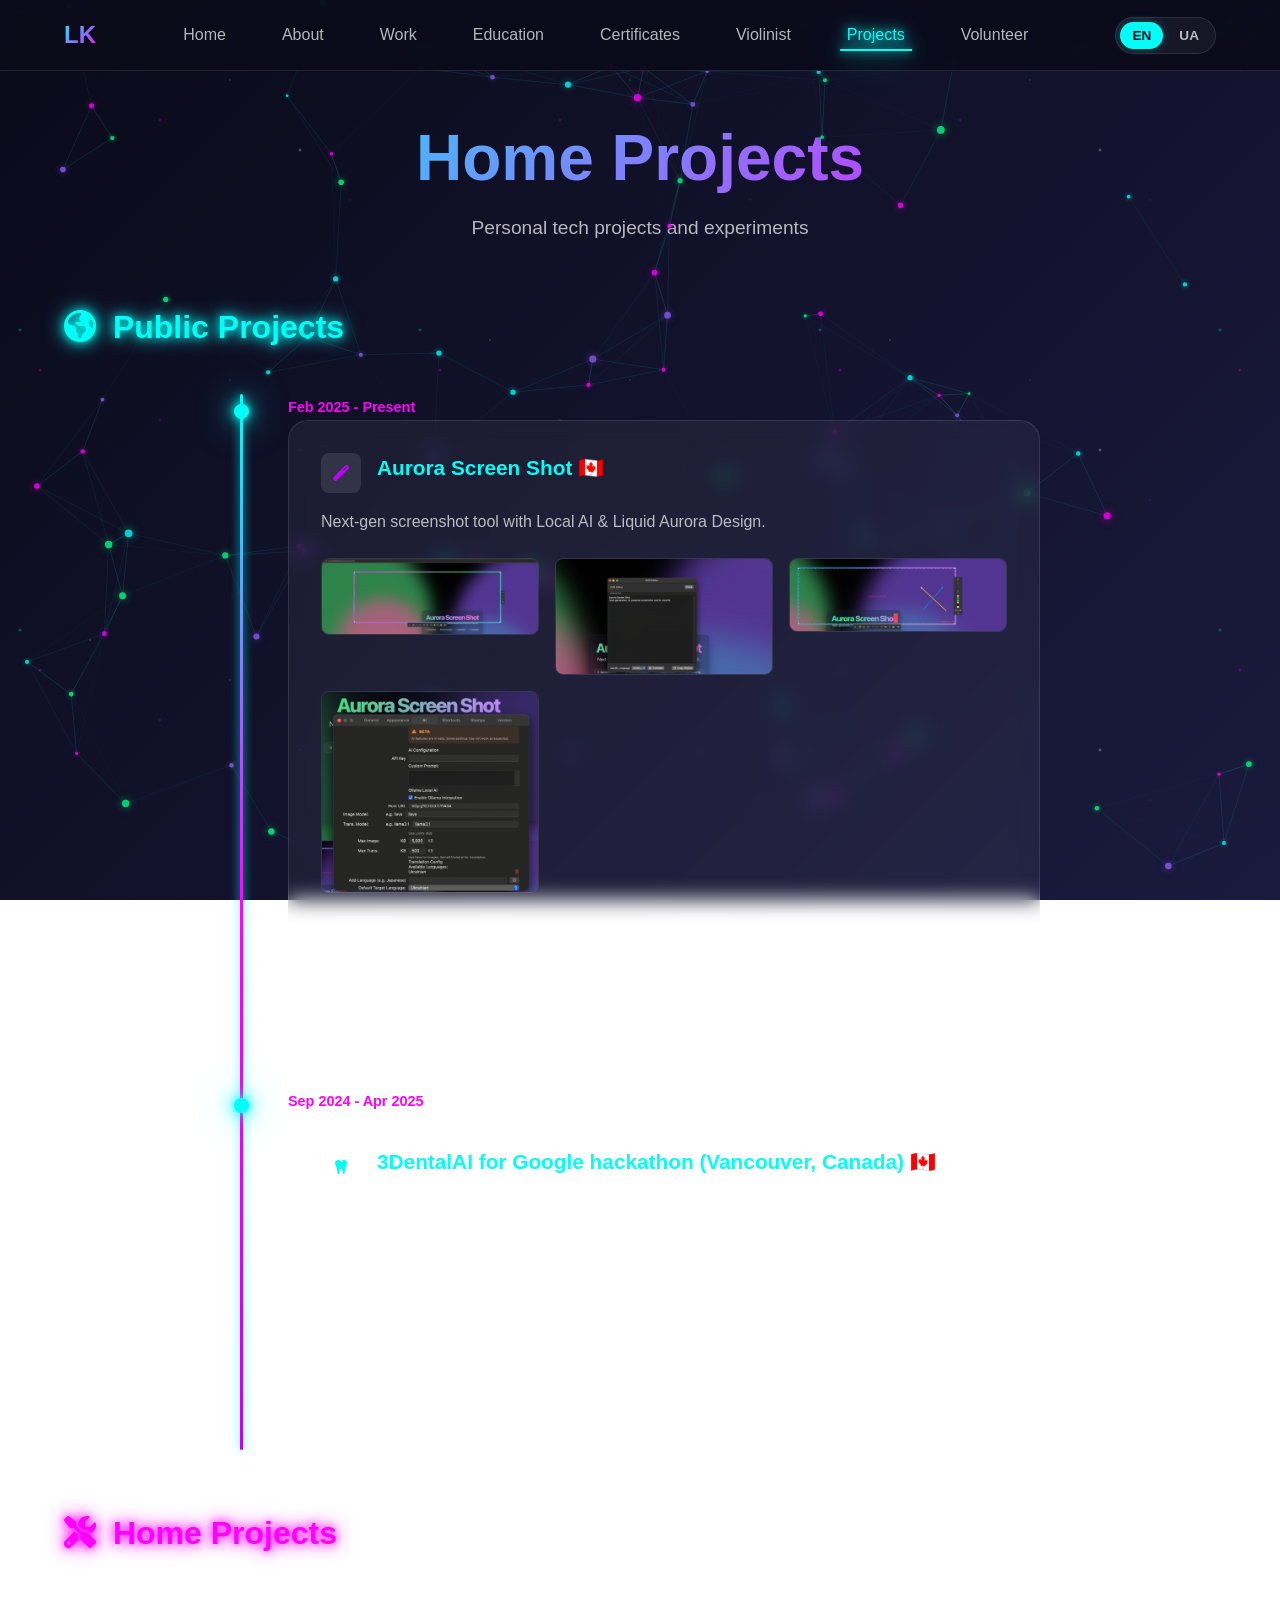
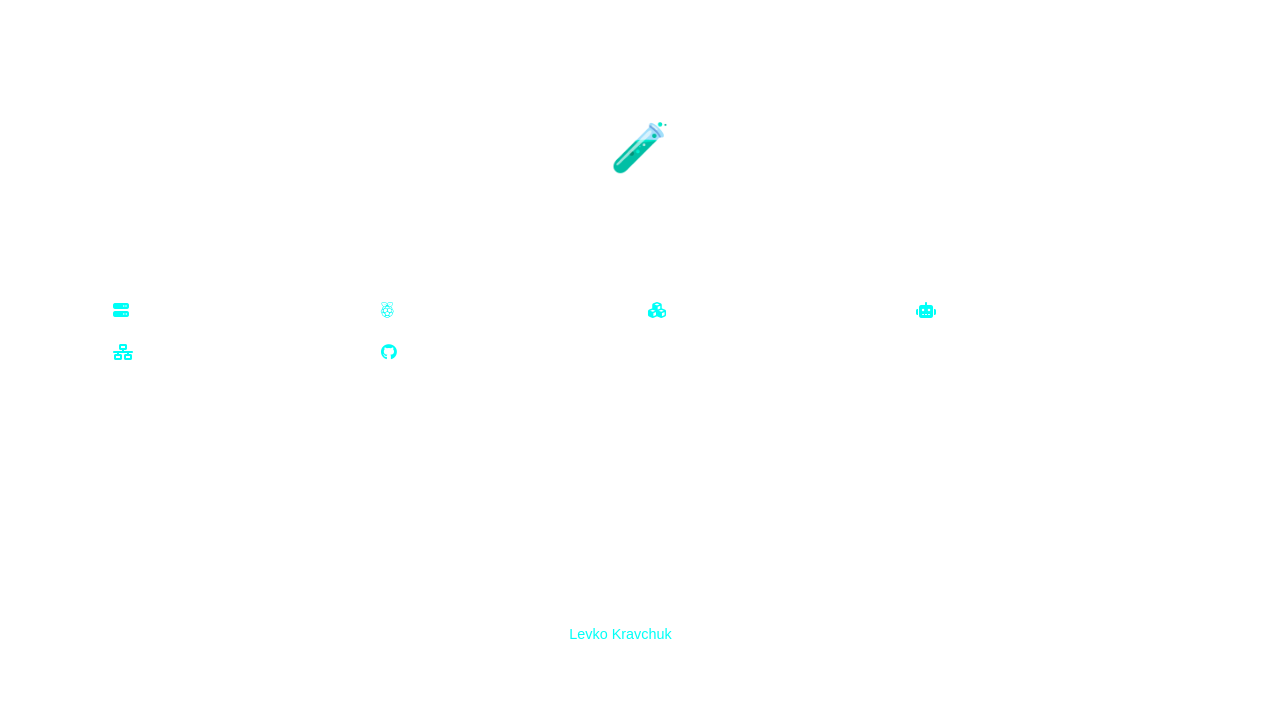
<file: projects.html>
<!DOCTYPE html>
<html lang="uk">

<head>
    <meta charset="UTF-8">
    <meta name="viewport" content="width=device-width, initial-scale=1.0, maximum-scale=5.0">
    <meta name="description"
        content="Personal Projects of Levko Kravchuk - Home Lab, Automation, DevOps Experiments, AI, Prompt Engineering">
    <meta name="keywords"
        content="Levko Kravchuk, Projects, Home Lab, DevOps, Automation, AI, Prompt Engineering, System Administrator, Vancouver, BC">
    <meta name="theme-color" content="#0a0a1a">

    <!-- Security Headers -->
    <meta http-equiv="X-Content-Type-Options" content="nosniff">
    <meta http-equiv="X-Frame-Options" content="SAMEORIGIN">
    <meta name="referrer" content="strict-origin-when-cross-origin">
    <meta http-equiv="Content-Security-Policy"
        content="default-src 'self'; script-src 'self' 'unsafe-inline'; style-src 'self' 'unsafe-inline' https://fonts.googleapis.com https://cdnjs.cloudflare.com; font-src 'self' https://fonts.gstatic.com https://cdnjs.cloudflare.com; img-src 'self' data: https:; frame-ancestors 'self'; form-action 'self'; base-uri 'self';">
    <title>Проєкти | Levko Kravchuk</title>

    <link rel="preconnect" href="https://fonts.googleapis.com">
    <link rel="preconnect" href="https://fonts.gstatic.com" crossorigin>
    <link
        href="https://fonts.googleapis.com/css2?family=Inter:wght@400;500;600;700&family=Outfit:wght@600;700&display=swap"
        rel="stylesheet">
    <link rel="stylesheet" href="https://cdnjs.cloudflare.com/ajax/libs/font-awesome/6.5.0/css/all.min.css">
    <link rel="stylesheet" href="css/style.css">
</head>

<body>
    <!-- Navigation -->
    <nav class="nav">
        <div class="nav-container">
            <a href="index.html" class="nav-logo">LK</a>
            <ul class="nav-menu">
                <li><a href="index.html" class="nav-link" data-i18n="nav_home">Головна</a></li>
                <li><a href="about.html" class="nav-link" data-i18n="nav_about">Про мене</a></li>
                <li><a href="work-history.html" class="nav-link" data-i18n="nav_work">Робота</a></li>
                <li><a href="education.html" class="nav-link" data-i18n="nav_education">Освіта</a></li>
                <li><a href="awards.html" class="nav-link" data-i18n="nav_awards">Сертифікати</a></li>
                <li><a href="violinist.html" class="nav-link" data-i18n="nav_violinist">Скрипаль</a></li>
                <li><a href="projects.html" class="nav-link active" data-i18n="nav_projects">Проєкти</a></li>
                <li><a href="volunteer.html" class="nav-link" data-i18n="nav_volunteer">Волонтерство</a></li>
            </ul>
            <div class="nav-right">
                <div class="lang-switcher">
                    <button class="lang-btn active" data-lang="en">EN</button>
                    <button class="lang-btn" data-lang="uk">UA</button>
                </div>
                <div class="nav-toggle">
                    <span></span>
                    <span></span>
                    <span></span>
                </div>
            </div>
        </div>
    </nav>

    <!-- Page Header -->
    <header class="page-header">
        <div class="container">
            <h1 data-i18n="projects_title">Projects</h1>
            <p style="font-size: 1.2rem; color: var(--text-secondary);" data-i18n="projects_subtitle">
                Public Projects & Home Lab Experiments
            </p>
        </div>
    </header>

    <!-- Page Content -->
    <main class="page-content">
        <div class="container">

            <!-- Public Projects Section -->
            <section style="margin-bottom: 4rem;">
                <div style="display: flex; align-items: center; gap: 1rem; margin-bottom: 2rem;">
                    <h2 style="font-family: 'Orbitron', sans-serif; color: var(--neon-cyan); font-size: 2rem;">
                        <i class="fas fa-globe-americas" style="margin-right: 0.5rem;"></i>
                        Public Projects
                    </h2>
                </div>

                <div class="timeline">
                    <!-- Aurora Screen Shot -->
                    <div class="timeline-item">
                        <span class="timeline-date">Feb 2025 - Present</span>
                        <div class="glass-card">
                            <div style="display: flex; align-items: center; gap: 1rem; margin-bottom: 0.5rem;">
                                <div
                                    style="width: 40px; height: 40px; background: rgba(255,255,255,0.1); border-radius: 8px; display: flex; align-items: center; justify-content: center;">
                                    <i class="fas fa-magic" style="color: var(--neon-purple);"></i>
                                </div>
                                <h3 class="timeline-title">
                                    <a href="https://leo2008k.github.io/AuroraScreenShot/" target="_blank"
                                        rel="noopener noreferrer"
                                        style="color: var(--neon-cyan); text-decoration: none; transition: var(--transition-normal);">
                                        Aurora Screen Shot 🇨🇦
                                    </a>
                                </h3>
                            </div>

                            <p style="margin-top: 1rem; color: var(--text-secondary); line-height: 1.6;">
                                Next-gen screenshot tool with Local AI & Liquid Aurora Design.
                            </p>

                            <div
                                style="margin-top: 1.5rem; display: grid; grid-template-columns: repeat(auto-fit, minmax(200px, 1fr)); gap: 1rem;">
                                <img src="img/aurora_screenshots/screenshot-select.png" alt="Aurora Selection"
                                    style="width: 100%; border-radius: 8px; border: 1px solid var(--glass-border); transition: var(--transition-normal);"
                                    onmouseover="this.style.transform='scale(1.02)'"
                                    onmouseout="this.style.transform='scale(1)'">
                                <img src="img/aurora_screenshots/screenshot-ocr.png" alt="Aurora OCR"
                                    style="width: 100%; border-radius: 8px; border: 1px solid var(--glass-border); transition: var(--transition-normal);"
                                    onmouseover="this.style.transform='scale(1.02)'"
                                    onmouseout="this.style.transform='scale(1)'">
                                <img src="img/aurora_screenshots/screenshot-redact.png" alt="Aurora Redaction"
                                    style="width: 100%; border-radius: 8px; border: 1px solid var(--glass-border); transition: var(--transition-normal);"
                                    onmouseover="this.style.transform='scale(1.02)'"
                                    onmouseout="this.style.transform='scale(1)'">
                                <img src="img/aurora_screenshots/screenshot-settings.png" alt="Aurora Settings"
                                    style="width: 100%; border-radius: 8px; border: 1px solid var(--glass-border); transition: var(--transition-normal);"
                                    onmouseover="this.style.transform='scale(1.02)'"
                                    onmouseout="this.style.transform='scale(1)'">
                            </div>

                            <div class="skills-list" style="margin-top: 1.5rem;">
                                <span class="skill-tag">macOS Development</span>
                                <span class="skill-tag">Local AI Integration</span>
                                <span class="skill-tag">Ollama</span>
                                <span class="skill-tag">Privacy Focused</span>
                                <span class="skill-tag">Liquid Aurora UI</span>
                            </div>
                        </div>
                    </div>

                    <!-- 3DentalAI -->
                    <div class="timeline-item">
                        <span class="timeline-date">Sep 2024 - Apr 2025</span>
                        <div class="glass-card">
                            <div style="display: flex; align-items: center; gap: 1rem; margin-bottom: 0.5rem;">
                                <div
                                    style="width: 40px; height: 40px; background: rgba(255,255,255,0.1); border-radius: 8px; display: flex; align-items: center; justify-content: center;">
                                    <i class="fas fa-tooth" style="color: var(--neon-cyan);"></i>
                                </div>
                                <h3 class="timeline-title">
                                    <a href="https://www.linkedin.com/company/3dentai/posts/" target="_blank"
                                        rel="noopener noreferrer"
                                        style="color: var(--neon-cyan); text-decoration: none; transition: var(--transition-normal);">
                                        3DentalAI for Google hackathon (Vancouver, Canada) 🇨🇦
                                    </a>
                                </h3>
                            </div>
                            <!-- <div class="timeline-company">Google Hackathon Project</div> -->

                            <p style="margin-top: 1rem; color: var(--text-secondary); line-height: 1.6;">
                                I'm thrilled to announce that I've started working as a developer on our 3D Dental
                                project at the Google Hackathon—an innovative, AI-driven solution for diagnosing teeth
                                with 3D visualisation.
                            </p>

                            <div class="skills-list" style="margin-top: 1.5rem;">
                                <span class="skill-tag">Artificial Intelligence (AI)</span>
                                <span class="skill-tag">API</span>
                                <span class="skill-tag">Postman API</span>
                                <span class="skill-tag">API Testing</span>
                                <span class="skill-tag">REST APIs</span>
                                <span class="skill-tag">Shell Scripting</span>
                                <span class="skill-tag">python scripting</span>
                                <span class="skill-tag">Node.js</span>
                                <span class="skill-tag">3D photo</span>
                                <span class="skill-tag">Jenkins</span>
                                <span class="skill-tag">Pipelines</span>
                                <span class="skill-tag">Web Development</span>
                            </div>
                        </div>
                    </div>
                </div>
            </section>


            <!-- Home Projects Section -->
            <section>
                <div style="display: flex; align-items: center; gap: 1rem; margin-bottom: 2rem;">
                    <h2 style="font-family: 'Orbitron', sans-serif; color: var(--neon-magenta); font-size: 2rem;">
                        <i class="fas fa-tools" style="margin-right: 0.5rem;"></i>
                        Home Projects
                    </h2>
                </div>

                <p style="color: var(--text-secondary); margin-bottom: 2rem; font-size: 1.1rem;">
                    Personal tech projects and experiments.
                </p>

                <div class="glass-card" style="text-align: center; padding: 3rem;">
                    <div class="icon" style="font-size: 3rem; margin-bottom: 1rem;">🧪</div>
                    <h3 style="margin-bottom: 1rem;">Experiments in Progress</h3>

                    <div style="margin-top: 2rem; border-top: 1px solid var(--glass-border); padding-top: 2rem;">
                        <ul
                            style="text-align: left; color: var(--text-secondary); list-style: none; display: grid; grid-template-columns: repeat(auto-fit, minmax(200px, 1fr)); gap: 1rem;">
                            <li>
                                <i class="fas fa-server" style="color: var(--neon-cyan); margin-right: 0.5rem;"></i>
                                Home Lab Infrastructure
                            </li>
                            <li>
                                <i class="fab fa-raspberry-pi"
                                    style="color: var(--neon-cyan); margin-right: 0.5rem;"></i>
                                Raspberry Pi
                            </li>
                            <li>
                                <i class="fas fa-cubes" style="color: var(--neon-cyan); margin-right: 0.5rem;"></i>
                                Podman
                            </li>
                            <li>
                                <i class="fas fa-robot" style="color: var(--neon-cyan); margin-right: 0.5rem;"></i>
                                Automation
                            </li>
                            <li>
                                <i class="fas fa-network-wired"
                                    style="color: var(--neon-cyan); margin-right: 0.5rem;"></i>
                                Networking
                            </li>
                            <li>
                                <i class="fab fa-github" style="color: var(--neon-cyan); margin-right: 0.5rem;"></i>
                                Open Source
                            </li>
                        </ul>
                    </div>
                </div>

            </section>

        </div>
    </main>

    <!-- Footer -->
    <footer class="footer">
        <p class="footer-text">
            © 2024-2026 <a href="https://www.linkedin.com/in/levko-kravchuk/" target="_blank">Levko Kravchuk</a>. <span
                data-i18n="footer_rights">All rights reserved.</span>
        </p>
    </footer>

    <button class="back-to-top" aria-label="Back to top">
        <i class="fas fa-arrow-up"></i>
    </button>

    <script src="js/particles.js"></script>
    <script src="js/translations.js"></script>
    <script src="js/main.js"></script>
</body>

</html>
</file>
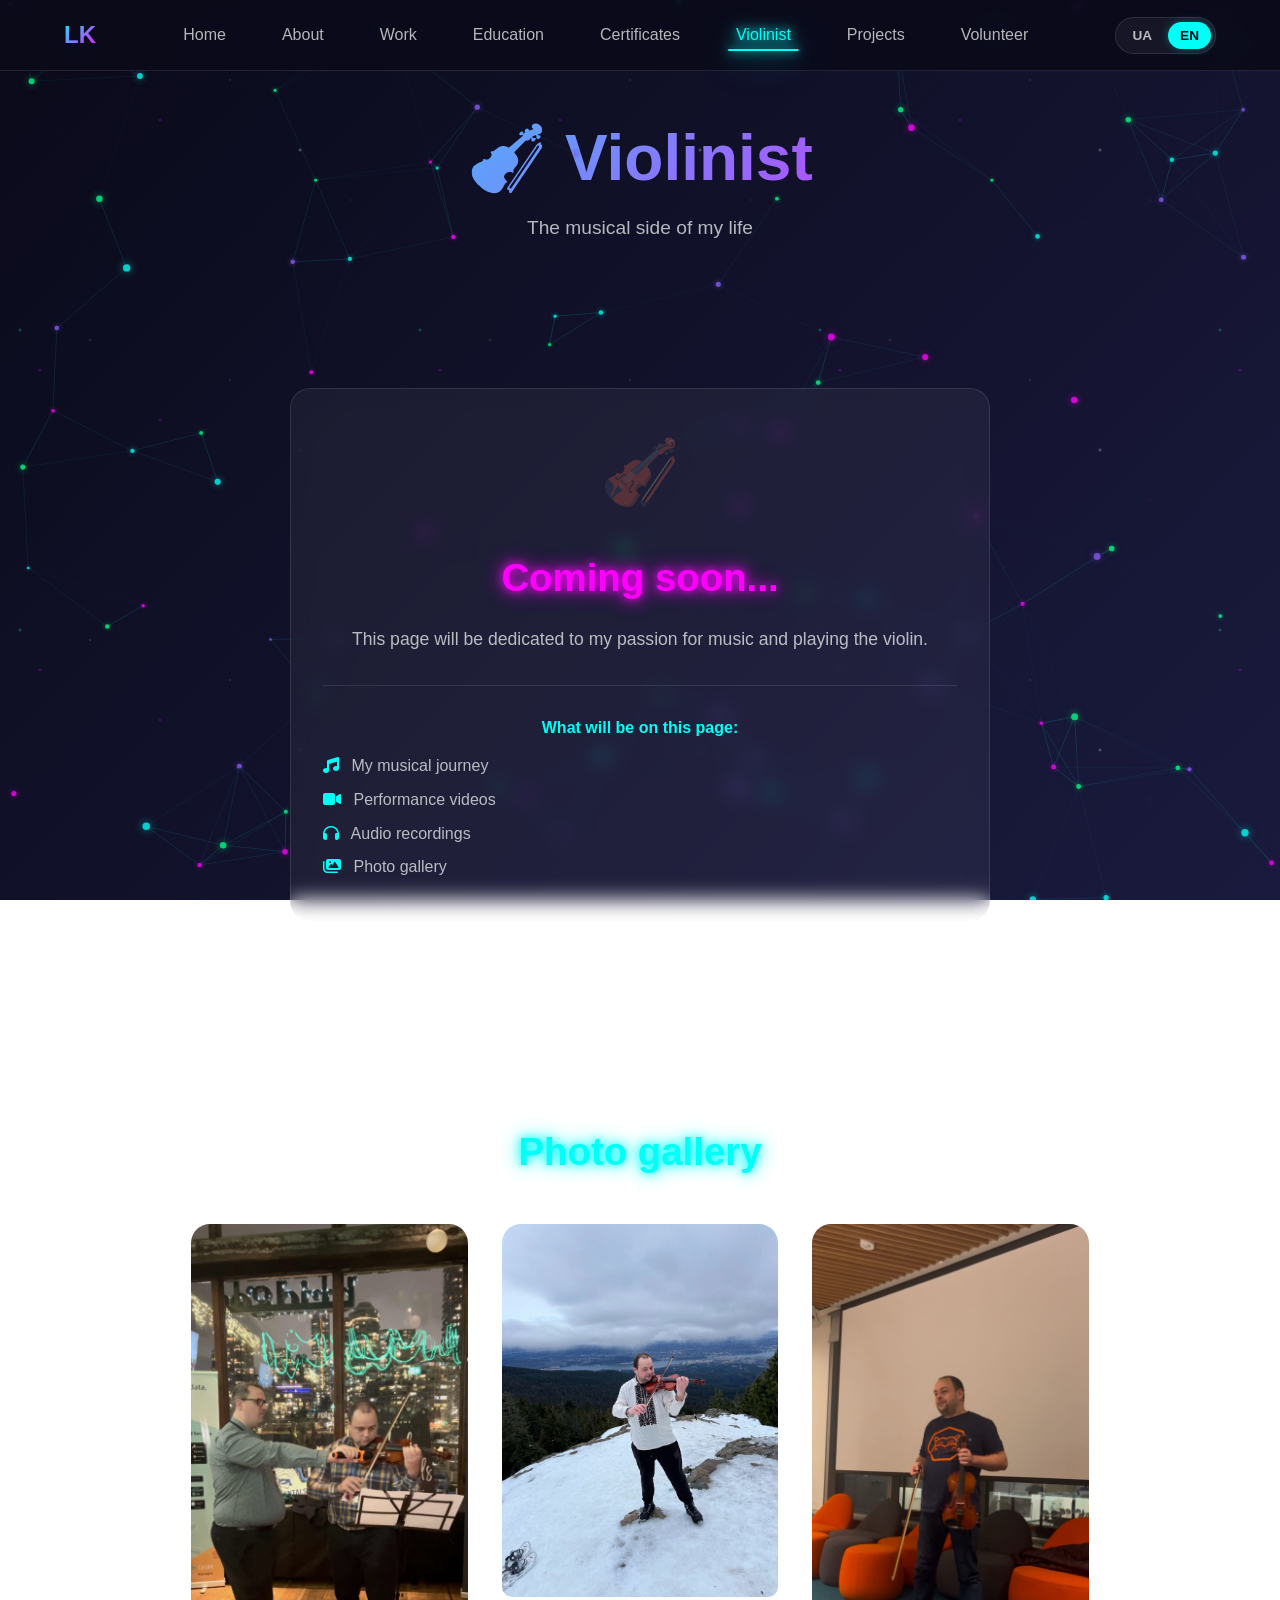
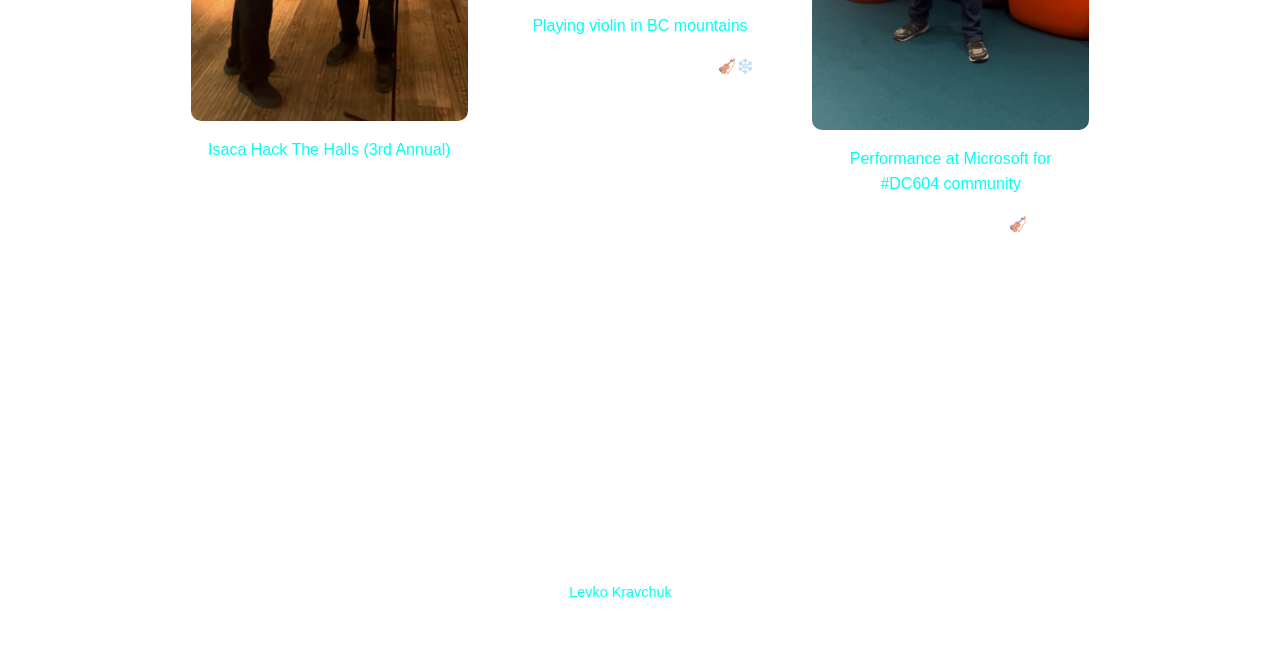
<file: violinist.html>
<!DOCTYPE html>
<html lang="uk">

<head>
    <meta charset="UTF-8">
    <meta name="viewport" content="width=device-width, initial-scale=1.0, maximum-scale=5.0">
    <meta name="description" content="Levko Kravchuk as a Violinist - the musical side of my life">
    <meta name="theme-color" content="#0a0a1a">

    <!-- Security Headers -->
    <meta http-equiv="X-Content-Type-Options" content="nosniff">
    <meta http-equiv="X-Frame-Options" content="SAMEORIGIN">
    <meta name="referrer" content="strict-origin-when-cross-origin">
    <meta http-equiv="Content-Security-Policy"
        content="default-src 'self'; script-src 'self' 'unsafe-inline'; style-src 'self' 'unsafe-inline' https://fonts.googleapis.com https://cdnjs.cloudflare.com; font-src 'self' https://fonts.gstatic.com https://cdnjs.cloudflare.com; img-src 'self' data: https:; frame-ancestors 'self'; form-action 'self'; base-uri 'self';">
    <title>Скрипаль | Levko Kravchuk</title>

    <link rel="preconnect" href="https://fonts.googleapis.com">
    <link rel="preconnect" href="https://fonts.gstatic.com" crossorigin>
    <link
        href="https://fonts.googleapis.com/css2?family=Inter:wght@400;500;600;700&family=Outfit:wght@600;700&display=swap"
        rel="stylesheet">
    <link rel="stylesheet" href="https://cdnjs.cloudflare.com/ajax/libs/font-awesome/6.5.0/css/all.min.css">
    <link rel="stylesheet" href="css/style.css">
</head>

<body>
    <!-- Navigation -->
    <nav class="nav">
        <div class="nav-container">
            <a href="index.html" class="nav-logo">LK</a>
            <ul class="nav-menu">
                <li><a href="index.html" class="nav-link" data-i18n="nav_home">Головна</a></li>
                <li><a href="about.html" class="nav-link" data-i18n="nav_about">Про мене</a></li>
                <li><a href="work-history.html" class="nav-link" data-i18n="nav_work">Робота</a></li>
                <li><a href="education.html" class="nav-link" data-i18n="nav_education">Освіта</a></li>
                <li><a href="awards.html" class="nav-link" data-i18n="nav_awards">Сертифікати</a></li>
                <li><a href="violinist.html" class="nav-link active" data-i18n="nav_violinist">Скрипаль</a></li>
                <li><a href="projects.html" class="nav-link" data-i18n="nav_projects">Проєкти</a></li>
                <li><a href="volunteer.html" class="nav-link" data-i18n="nav_volunteer">Волонтерство</a></li>
            </ul>
            <div class="nav-right">
                <div class="lang-switcher">
                    <button class="lang-btn active" data-lang="uk">UA</button>
                    <button class="lang-btn" data-lang="en">EN</button>
                </div>
                <div class="nav-toggle">
                    <span></span>
                    <span></span>
                    <span></span>
                </div>
            </div>
        </div>
    </nav>

    <!-- Page Header -->
    <header class="page-header">
        <div class="container">
            <h1>🎻 <span data-i18n="violinist_title">Скрипаль</span></h1>
            <p style="font-size: 1.2rem; color: var(--text-secondary);" data-i18n="violinist_subtitle">
                Музична сторона мого життя
            </p>
        </div>
    </header>

    <!-- Page Content -->
    <main class="page-content">
        <div class="container">

            <div class="placeholder-content">
                <div class="glass-card" style="max-width: 700px; margin: 0 auto;">
                    <div class="icon">🎻</div>
                    <h2 style="color: var(--neon-magenta); margin-bottom: 1.5rem;" data-i18n="coming_soon">Скоро буде...
                    </h2>
                    <p style="font-size: 1.1rem; margin-bottom: 1.5rem;" data-i18n="violinist_desc">
                        Ця сторінка буде присвячена моєму захопленню музикою та грі на скрипці.
                    </p>

                    <div style="margin-top: 2rem; padding-top: 2rem; border-top: 1px solid var(--glass-border);">
                        <h4 style="color: var(--neon-cyan); margin-bottom: 1rem;" data-i18n="violinist_plans">Що буде на
                            цій сторінці:</h4>
                        <ul style="text-align: left; color: var(--text-secondary); list-style: none;">
                            <li style="margin-bottom: 0.5rem;">
                                <i class="fas fa-music" style="color: var(--neon-cyan); margin-right: 0.5rem;"></i>
                                <span data-i18n="violinist_plan_1">Мій музичний шлях</span>
                            </li>
                            <li style="margin-bottom: 0.5rem;">
                                <i class="fas fa-video" style="color: var(--neon-cyan); margin-right: 0.5rem;"></i>
                                <span data-i18n="violinist_plan_2">Відео виступів</span>
                            </li>
                            <li style="margin-bottom: 0.5rem;">
                                <i class="fas fa-headphones" style="color: var(--neon-cyan); margin-right: 0.5rem;"></i>
                                <span data-i18n="violinist_plan_3">Аудіо записи</span>
                            </li>
                            <li style="margin-bottom: 0.5rem;">
                                <i class="fas fa-images" style="color: var(--neon-cyan); margin-right: 0.5rem;"></i>
                                <span data-i18n="violinist_plan_4">Фотогалерея</span>
                            </li>
                        </ul>
                    </div>
                </div>
            </div>

            <!-- Photo Gallery -->
            <section class="section" style="margin-top: 3rem;">
                <h2 class="section-title" data-i18n="violinist_plan_4">Фотогалерея</h2>
                <div class="certs-grid" style="max-width: 900px; margin: 0 auto;">

                    <div class="glass-card" style="padding: 0; overflow: hidden;">
                        <img src="img/photos/violin_isaca_hack_the_halls.png" alt="Isaca Hack The Halls Performance"
                            style="width: 100%; height: auto; display: block; border-radius: 10px;">
                        <div style="padding: 1rem; text-align: center;">
                            <p style="color: var(--neon-cyan); font-weight: 500;" data-i18n="violin_isaca_title">Isaca
                                Hack The Halls (3rd Annual)</p>
                            <p style="color: var(--text-secondary); font-size: 0.9rem;" data-i18n="violin_isaca_desc">
                                Performance at the 3rd Annual Isaca Hack The Halls event.</p>
                        </div>
                    </div>

                    <div class="glass-card" style="padding: 0; overflow: hidden;">
                        <img src="img/photos/violin_mountain.png" alt="Playing violin in the mountains"
                            style="width: 100%; height: auto; display: block; border-radius: 10px;">
                        <div style="padding: 1rem; text-align: center;">
                            <p style="color: var(--neon-cyan); font-weight: 500;">Playing violin in BC mountains</p>
                            <p style="color: var(--text-secondary); font-size: 0.9rem;">Vancouver, BC • Winter vibes
                                🎻❄️</p>
                        </div>
                    </div>

                    <div class="glass-card" style="padding: 0; overflow: hidden;">
                        <img src="img/photos/violin_dc604_microsoft.png" alt="DC604 Performance at Microsoft"
                            style="width: 100%; height: auto; display: block; border-radius: 10px;">
                        <div style="padding: 1rem; text-align: center;">
                            <p style="color: var(--neon-cyan); font-weight: 500;">Performance at Microsoft for #DC604
                                community</p>
                            <p style="color: var(--text-secondary); font-size: 0.9rem;">Microsoft Office Vancouver 🎻 It
                                was awesome!</p>
                        </div>
                    </div>

                </div>
            </section>

        </div>
    </main>

    <!-- Footer -->
    <footer class="footer">
        <p class="footer-text">
            © 2024-2026 <a href="https://www.linkedin.com/in/levko-kravchuk/" target="_blank">Levko Kravchuk</a>. <span
                data-i18n="footer_rights">All rights reserved.</span>
        </p>
    </footer>

    <button class="back-to-top" aria-label="Back to top">
        <i class="fas fa-arrow-up"></i>
    </button>

    <script src="js/particles.js"></script>
    <script src="js/translations.js"></script>
    <script src="js/main.js"></script>
</body>

</html>
</file>
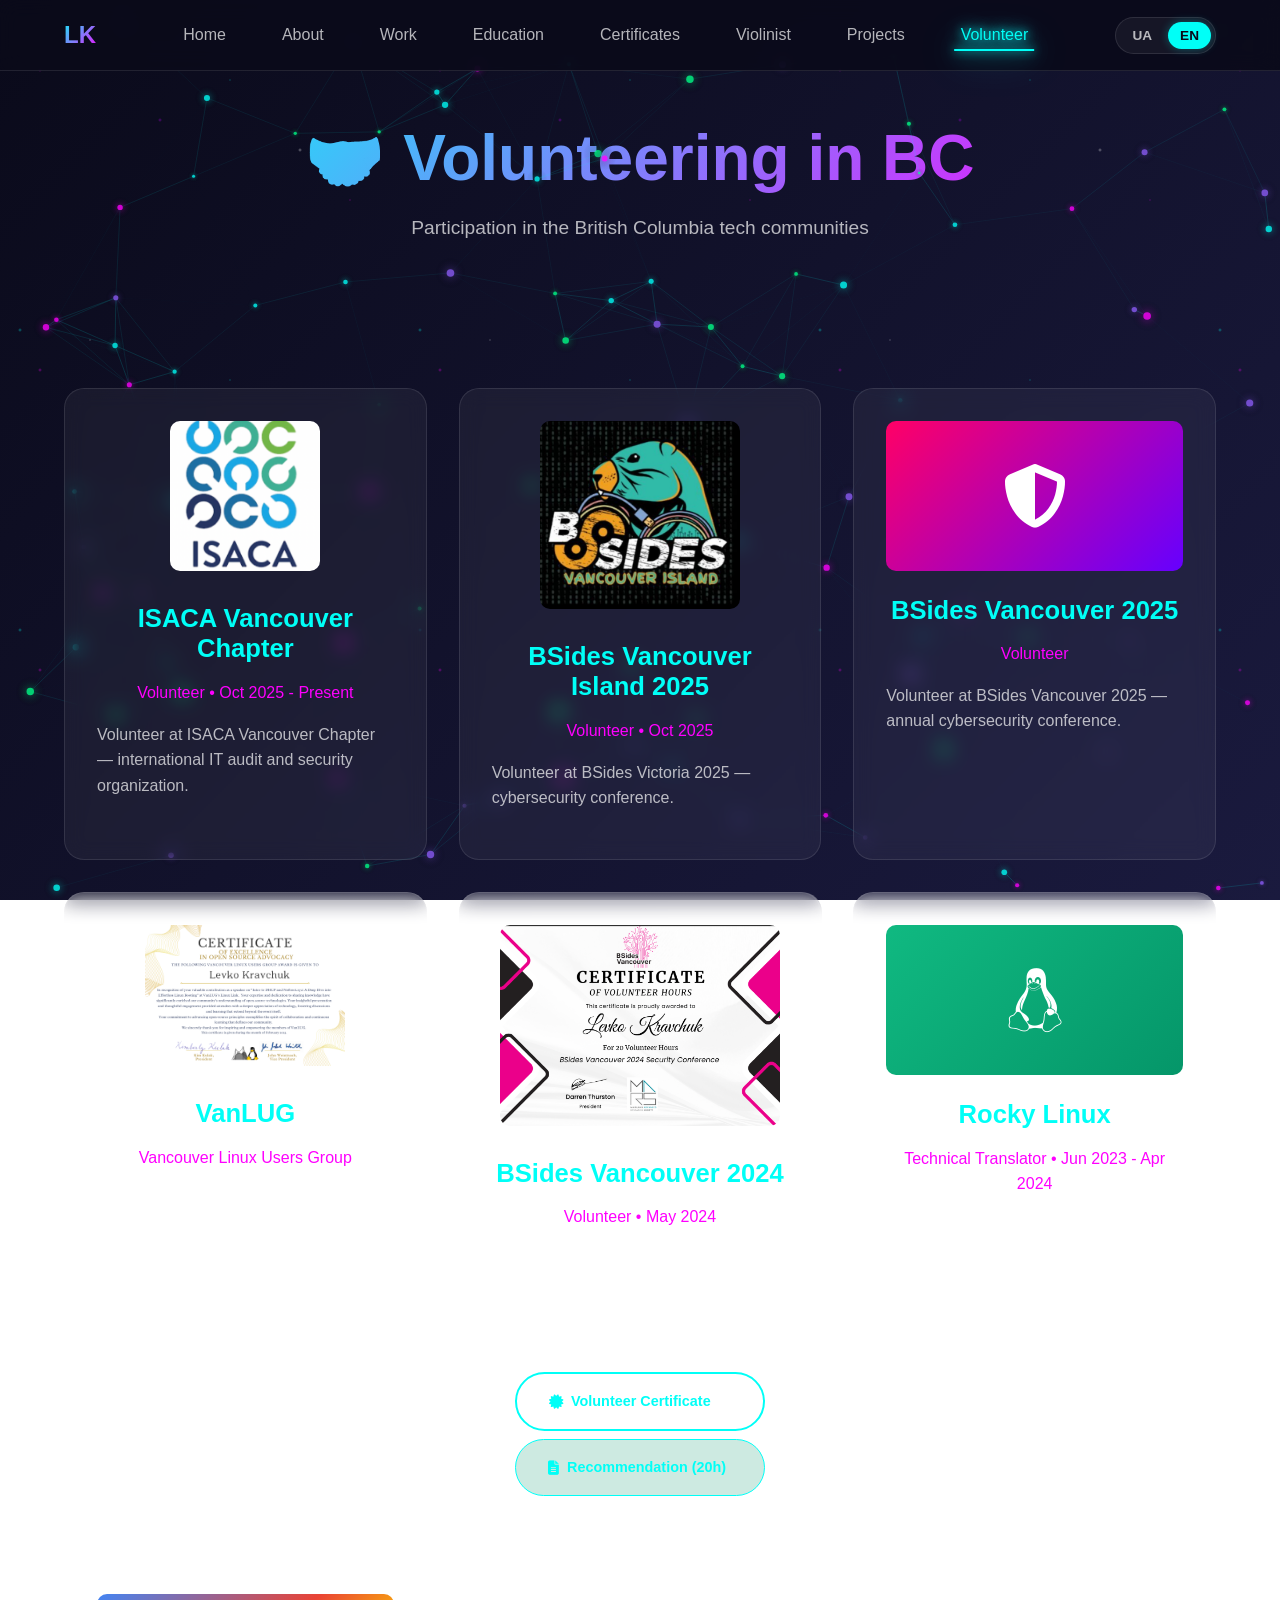
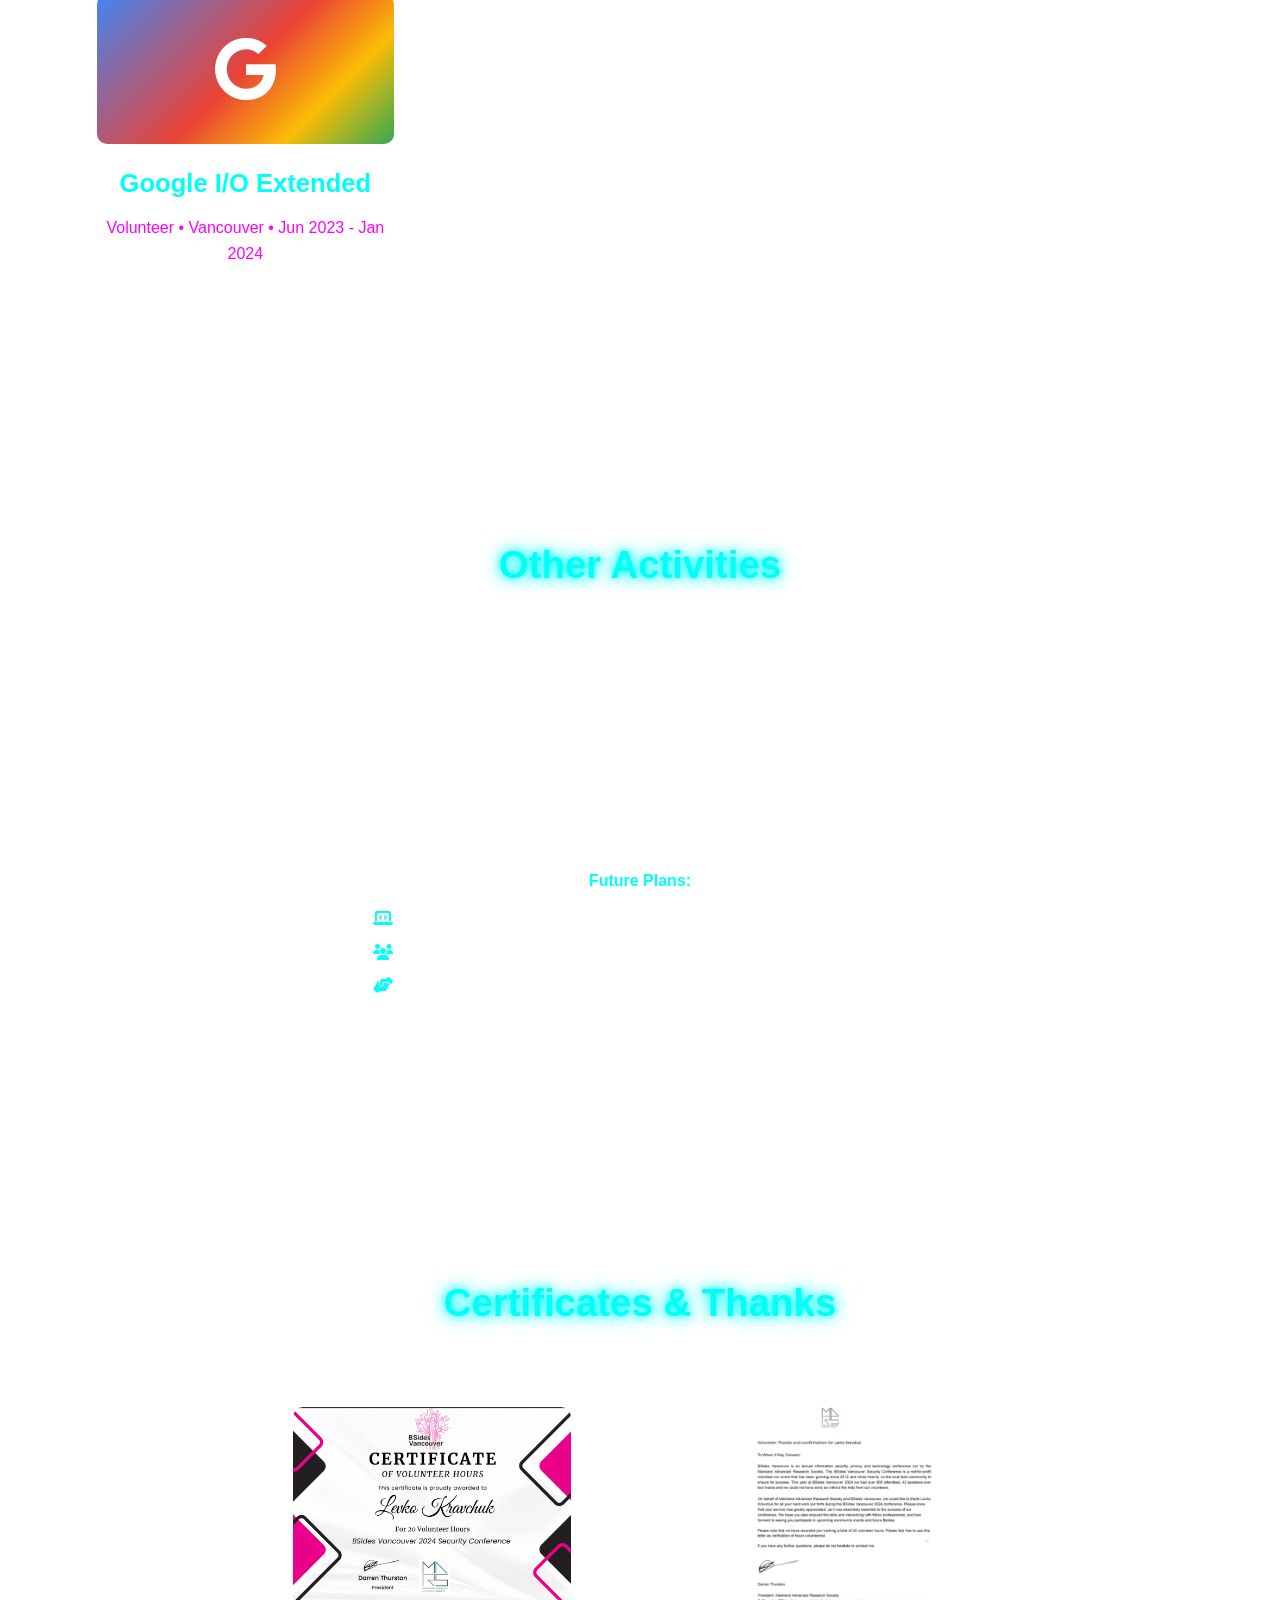
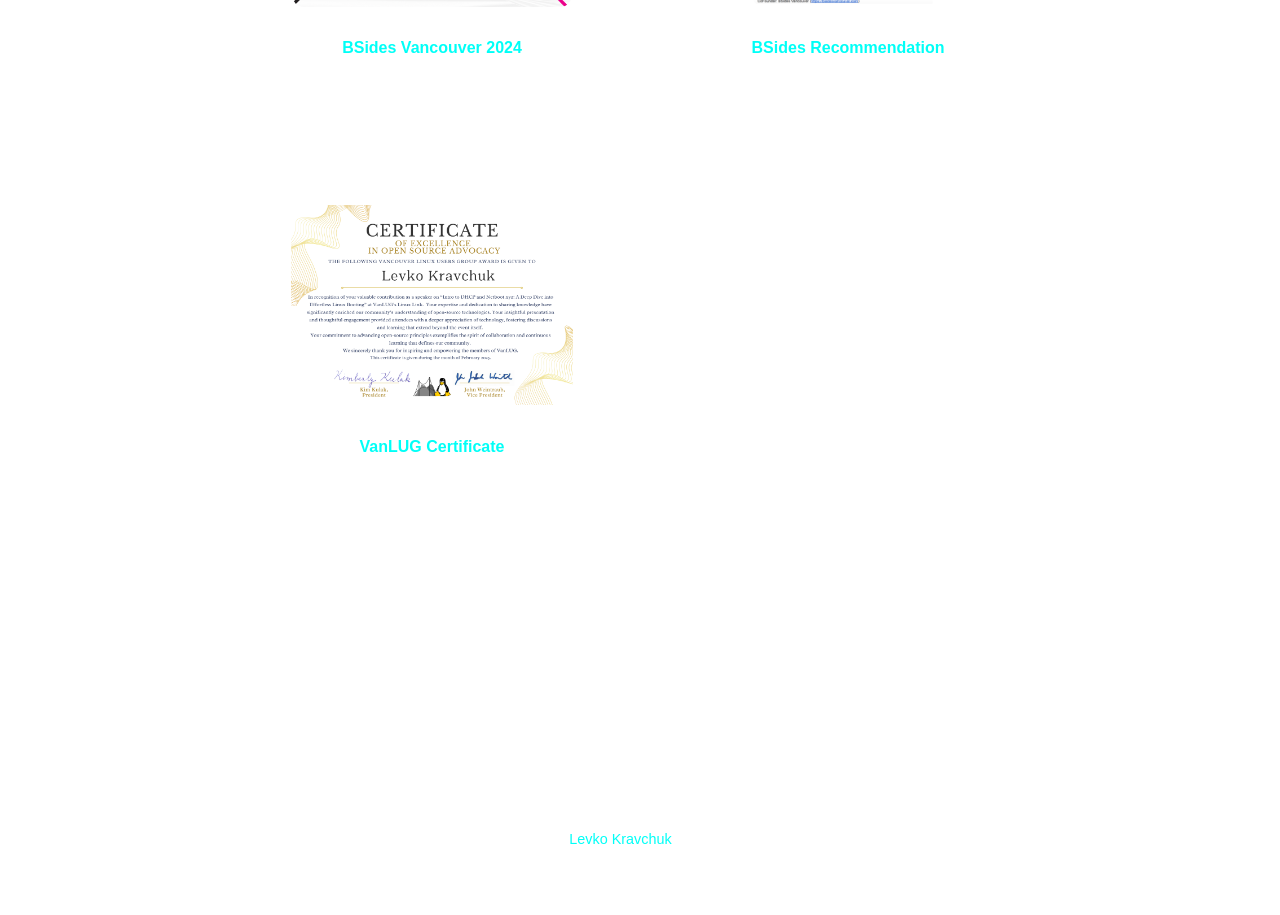
<file: volunteer.html>
<!DOCTYPE html>
<html lang="uk">

<head>
    <meta charset="UTF-8">
    <meta name="viewport" content="width=device-width, initial-scale=1.0, maximum-scale=5.0">
    <meta name="description"
        content="Volunteering activities of Levko Kravchuk in British Columbia - BSides Vancouver, VanLUG, ISACA, Google I/O Extended">
    <meta name="keywords"
        content="Levko Kravchuk, Volunteer, BSides Vancouver, VanLUG, ISACA, Community, DevOps, Cyber Security, Vancouver, BC">
    <meta name="theme-color" content="#0a0a1a">

    <!-- Security Headers -->
    <meta http-equiv="X-Content-Type-Options" content="nosniff">
    <meta http-equiv="X-Frame-Options" content="SAMEORIGIN">
    <meta name="referrer" content="strict-origin-when-cross-origin">
    <meta http-equiv="Content-Security-Policy"
        content="default-src 'self'; script-src 'self' 'unsafe-inline'; style-src 'self' 'unsafe-inline' https://fonts.googleapis.com https://cdnjs.cloudflare.com; font-src 'self' https://fonts.gstatic.com https://cdnjs.cloudflare.com; img-src 'self' data: https:; frame-ancestors 'self'; form-action 'self'; base-uri 'self';">
    <title>Волонтерство | Levko Kravchuk</title>

    <link rel="preconnect" href="https://fonts.googleapis.com">
    <link rel="preconnect" href="https://fonts.gstatic.com" crossorigin>
    <link
        href="https://fonts.googleapis.com/css2?family=Inter:wght@400;500;600;700&family=Outfit:wght@600;700&display=swap"
        rel="stylesheet">
    <link rel="stylesheet" href="https://cdnjs.cloudflare.com/ajax/libs/font-awesome/6.5.0/css/all.min.css">
    <link rel="stylesheet" href="css/style.css">
</head>

<body>
    <!-- Navigation -->
    <nav class="nav">
        <div class="nav-container">
            <a href="index.html" class="nav-logo">LK</a>
            <ul class="nav-menu">
                <li><a href="index.html" class="nav-link" data-i18n="nav_home">Головна</a></li>
                <li><a href="about.html" class="nav-link" data-i18n="nav_about">Про мене</a></li>
                <li><a href="work-history.html" class="nav-link" data-i18n="nav_work">Робота</a></li>
                <li><a href="education.html" class="nav-link" data-i18n="nav_education">Освіта</a></li>
                <li><a href="awards.html" class="nav-link" data-i18n="nav_awards">Сертифікати</a></li>
                <li><a href="violinist.html" class="nav-link" data-i18n="nav_violinist">Скрипаль</a></li>
                <li><a href="projects.html" class="nav-link" data-i18n="nav_projects">Проєкти</a></li>
                <li><a href="volunteer.html" class="nav-link active" data-i18n="nav_volunteer">Волонтерство</a></li>
            </ul>
            <div class="nav-right">
                <div class="lang-switcher">
                    <button class="lang-btn active" data-lang="uk">UA</button>
                    <button class="lang-btn" data-lang="en">EN</button>
                </div>
                <div class="nav-toggle">
                    <span></span>
                    <span></span>
                    <span></span>
                </div>
            </div>
        </div>
    </nav>

    <!-- Page Header -->
    <header class="page-header">
        <div class="container">
            <h1>🤝 <span data-i18n="volunteer_title">Волонтерство в BC</span></h1>
            <p style="font-size: 1.2rem; color: var(--text-secondary);" data-i18n="volunteer_subtitle">
                Участь у технічній спільноті British Columbia
            </p>
        </div>
    </header>

    <!-- Page Content -->
    <main class="page-content">
        <div class="container">

            <!-- BSides Vancouver -->
            <section class="section">
                <div class="cards-grid">

                    <!-- ISACA Vancouver Chapter - Oct 2025 - Present -->
                    <div class="glass-card">
                        <div style="text-align: center; margin-bottom: 1.5rem;">
                            <img src="img/logos/isaca.png" alt="ISACA Logo"
                                style="max-width: 150px; border-radius: 10px;" loading="lazy">
                        </div>
                        <h3 style="color: var(--neon-cyan); text-align: center;">ISACA Vancouver Chapter</h3>
                        <p style="text-align: center; color: var(--neon-magenta); margin-bottom: 1rem;">
                            Volunteer • Oct 2025 - Present
                        </p>
                        <p data-i18n="volunteer_isaca_desc">
                            Волонтер у Vancouver Chapter ISACA — міжнародна організація з IT аудиту та безпеки.
                        </p>
                    </div>

                    <!-- BSides Vancouver Island - Oct 2025 -->
                    <div class="glass-card">
                        <div style="text-align: center; margin-bottom: 1.5rem;">
                            <img src="img/logos/bsides_victoria.jpg" alt="BSides Vancouver Island Logo"
                                style="max-width: 200px; border-radius: 10px;" loading="lazy">
                        </div>
                        <h3 style="color: var(--neon-cyan); text-align: center;">BSides Vancouver Island 2025</h3>
                        <p style="text-align: center; color: var(--neon-magenta); margin-bottom: 1rem;">
                            Volunteer • Oct 2025
                        </p>
                        <p data-i18n="volunteer_bsides_vic_2025_desc">
                            Волонтер на BSides Vancouver Island 2025 — конференція з кібербезпеки.
                        </p>
                    </div>

                    <!-- BSides Vancouver 2025 -->
                    <div class="glass-card">
                        <div style="text-align: center; margin-bottom: 1.5rem;">
                            <div
                                style="display: flex; align-items: center; justify-content: center; height: 150px; background: linear-gradient(135deg, #ff0066 0%, #6600ff 100%); border-radius: 10px;">
                                <i class="fas fa-shield-alt" style="font-size: 4rem; color: white;"></i>
                            </div>
                        </div>
                        <h3 style="color: var(--neon-cyan); text-align: center;">BSides Vancouver 2025</h3>
                        <p style="text-align: center; color: var(--neon-magenta); margin-bottom: 1rem;">
                            Volunteer
                        </p>
                        <p data-i18n="volunteer_bsides_van_2025_desc">
                            Волонтер на BSides Vancouver 2025 — щорічна конференція з кібербезпеки.
                        </p>
                    </div>

                    <!-- VanLUG - ongoing -->
                    <div class="glass-card">
                        <div style="text-align: center; margin-bottom: 1.5rem;">
                            <img src="img/certificates/VanLUG_Feb_2025.png" alt="VanLUG Certificate"
                                style="max-width: 200px; border-radius: 10px;" loading="lazy">
                        </div>
                        <h3 style="color: var(--neon-cyan); text-align: center;">VanLUG</h3>
                        <p style="text-align: center; color: var(--neon-magenta); margin-bottom: 1rem;">
                            Vancouver Linux Users Group
                        </p>
                        <p data-i18n="volunteer_vanlug_desc">
                            Активний учасник спільноти користувачів Linux у Ванкувері.
                            VanLUG об'єднує ентузіастів Linux та open source технологій.
                        </p>
                    </div>

                    <!-- BSides Vancouver 2024 - May 2024 -->
                    <div class="glass-card">
                        <div style="text-align: center; margin-bottom: 1.5rem;">
                            <img src="img/certificates/BSides_Volunteer_Certificate.png"
                                alt="BSides 2024 Volunteer Certificate" style="max-width: 280px; border-radius: 10px;"
                                loading="lazy">
                        </div>
                        <h3 style="color: var(--neon-cyan); text-align: center;">BSides Vancouver 2024</h3>
                        <p style="text-align: center; color: var(--neon-magenta); margin-bottom: 1rem;">
                            Volunteer • May 2024
                        </p>
                        <p data-i18n="volunteer_bsides_desc">
                            BSides Vancouver — це некомерційна конференція з кібербезпеки,
                            що об'єднує професіоналів, дослідників та ентузіастів безпеки.
                        </p>
                        <div
                            style="margin-top: 1.5rem; display: flex; flex-direction: column; gap: 0.5rem; align-items: center;">
                            <a href="docs/BSides_2024_Volunteer_Certificate-Levko_Kravchuk.pdf" target="_blank"
                                class="btn" style="font-size: 0.9rem; width: 100%; max-width: 250px;">
                                <i class="fas fa-certificate"></i> <span data-i18n="btn_volunteer_cert">Volunteer
                                    Certificate</span>
                            </a>
                            <a href="VolunteerThankYouBSides2024-Levko_Kravchuk.png" target="_blank" class="btn"
                                style="font-size: 0.9rem; width: 100%; max-width: 250px; background: rgba(5, 150, 105, 0.2); border: 1px solid var(--neon-cyan);">
                                <i class="fas fa-file-alt"></i> <span>Recommendation (20h)</span>
                            </a>
                        </div>
                    </div>

                    <!-- Rocky Linux - Jun 2023 - Apr 2024 -->
                    <div class="glass-card">
                        <div style="text-align: center; margin-bottom: 1.5rem;">
                            <div
                                style="display: flex; align-items: center; justify-content: center; height: 150px; background: linear-gradient(135deg, #10B981 0%, #059669 100%); border-radius: 10px;">
                                <i class="fab fa-linux" style="font-size: 4rem; color: white;"></i>
                            </div>
                        </div>
                        <h3 style="color: var(--neon-cyan); text-align: center;">Rocky Linux</h3>
                        <p style="text-align: center; color: var(--neon-magenta); margin-bottom: 1rem;">
                            Technical Translator • Jun 2023 - Apr 2024
                        </p>
                        <p data-i18n="volunteer_rocky_desc">
                            Локалізація документації Rocky Linux українською мовою.
                        </p>
                    </div>

                    <!-- Google I/O Extended - Jun 2023 - Jan 2024 -->
                    <div class="glass-card">
                        <div style="text-align: center; margin-bottom: 1.5rem;">
                            <div
                                style="display: flex; align-items: center; justify-content: center; height: 150px; background: linear-gradient(135deg, #4285F4 0%, #EA4335 50%, #FBBC05 75%, #34A853 100%); border-radius: 10px;">
                                <i class="fab fa-google" style="font-size: 4rem; color: white;"></i>
                            </div>
                        </div>
                        <h3 style="color: var(--neon-cyan); text-align: center;">Google I/O Extended</h3>
                        <p style="text-align: center; color: var(--neon-magenta); margin-bottom: 1rem;">
                            Volunteer • Vancouver • Jun 2023 - Jan 2024
                        </p>
                        <p data-i18n="volunteer_google_desc">
                            Волонтер на Google I/O Extended Vancouver.
                        </p>
                    </div>

                </div>
            </section>

            <!-- Additional Volunteering -->
            <section class="section">
                <h2 class="section-title" data-i18n="volunteer_other">Інша діяльність</h2>

                <div class="placeholder-content">
                    <div class="glass-card" style="max-width: 600px; margin: 0 auto;">
                        <p style="font-size: 1.1rem;" data-i18n="volunteer_other_desc">
                            Ця секція буде доповнена інформацією про інші волонтерські активності
                            та участь у спільноті BC.
                        </p>

                        <div style="margin-top: 2rem; padding-top: 2rem; border-top: 1px solid var(--glass-border);">
                            <h4 style="color: var(--neon-cyan); margin-bottom: 1rem;" data-i18n="volunteer_future">Плани
                                на майбутнє:</h4>
                            <ul style="text-align: left; color: var(--text-secondary); list-style: none;">
                                <li style="margin-bottom: 0.5rem;">
                                    <i class="fas fa-laptop-code"
                                        style="color: var(--neon-cyan); margin-right: 0.5rem;"></i>
                                    Tech meetups
                                </li>
                                <li style="margin-bottom: 0.5rem;">
                                    <i class="fas fa-users" style="color: var(--neon-cyan); margin-right: 0.5rem;"></i>
                                    IT Mentorship
                                </li>
                                <li style="margin-bottom: 0.5rem;">
                                    <i class="fas fa-hands-helping"
                                        style="color: var(--neon-cyan); margin-right: 0.5rem;"></i>
                                    Ukrainian Community
                                </li>
                            </ul>
                        </div>
                    </div>
                </div>
            </section>

            <!-- Certificates Section -->
            <section class="section">
                <h2 class="section-title" data-i18n="volunteer_certs">Сертифікати та подяки</h2>
                <div class="certs-grid" style="max-width: 800px; margin: 0 auto;">

                    <div class="glass-card cert-card">
                        <a href="docs/BSides_2024_Volunteer_Certificate-Levko_Kravchuk.pdf" target="_blank">
                            <img src="img/certificates/BSides_Volunteer_Certificate.png"
                                alt="BSides Volunteer Certificate" style="max-height: 200px; object-fit: contain;"
                                loading="lazy">
                        </a>
                        <h4>BSides Vancouver 2024</h4>
                        <p>Volunteer Certificate</p>
                    </div>

                    <div class="glass-card cert-card">
                        <a href="VolunteerThankYouBSides2024-Levko_Kravchuk.png" target="_blank">
                            <img src="VolunteerThankYouBSides2024-Levko_Kravchuk.png" alt="BSides Thank You Letter"
                                style="max-height: 200px; object-fit: contain;" loading="lazy">
                        </a>
                        <h4>BSides Recommendation</h4>
                        <p>Thank You Letter (20h)</p>
                    </div>

                    <div class="glass-card cert-card">
                        <a href="VanLUG_Feb_2025.png" target="_blank">
                            <img src="img/certificates/VanLUG_Feb_2025.png" alt="VanLUG Certificate 2025"
                                style="max-height: 200px; object-fit: contain;" loading="lazy">
                        </a>
                        <h4>VanLUG Certificate</h4>
                        <p>Certificate of Excellence 2025</p>
                    </div>

                </div>
            </section>

        </div>
    </main>

    <!-- Footer -->
    <footer class="footer">
        <p class="footer-text">
            © 2024-2026 <a href="https://www.linkedin.com/in/levko-kravchuk/" target="_blank">Levko Kravchuk</a>. <span
                data-i18n="footer_rights">All rights reserved.</span>
        </p>
    </footer>

    <button class="back-to-top" aria-label="Back to top">
        <i class="fas fa-arrow-up"></i>
    </button>

    <script src="js/particles.js"></script>
    <script src="js/translations.js"></script>
    <script src="js/main.js"></script>
</body>

</html>
</file>
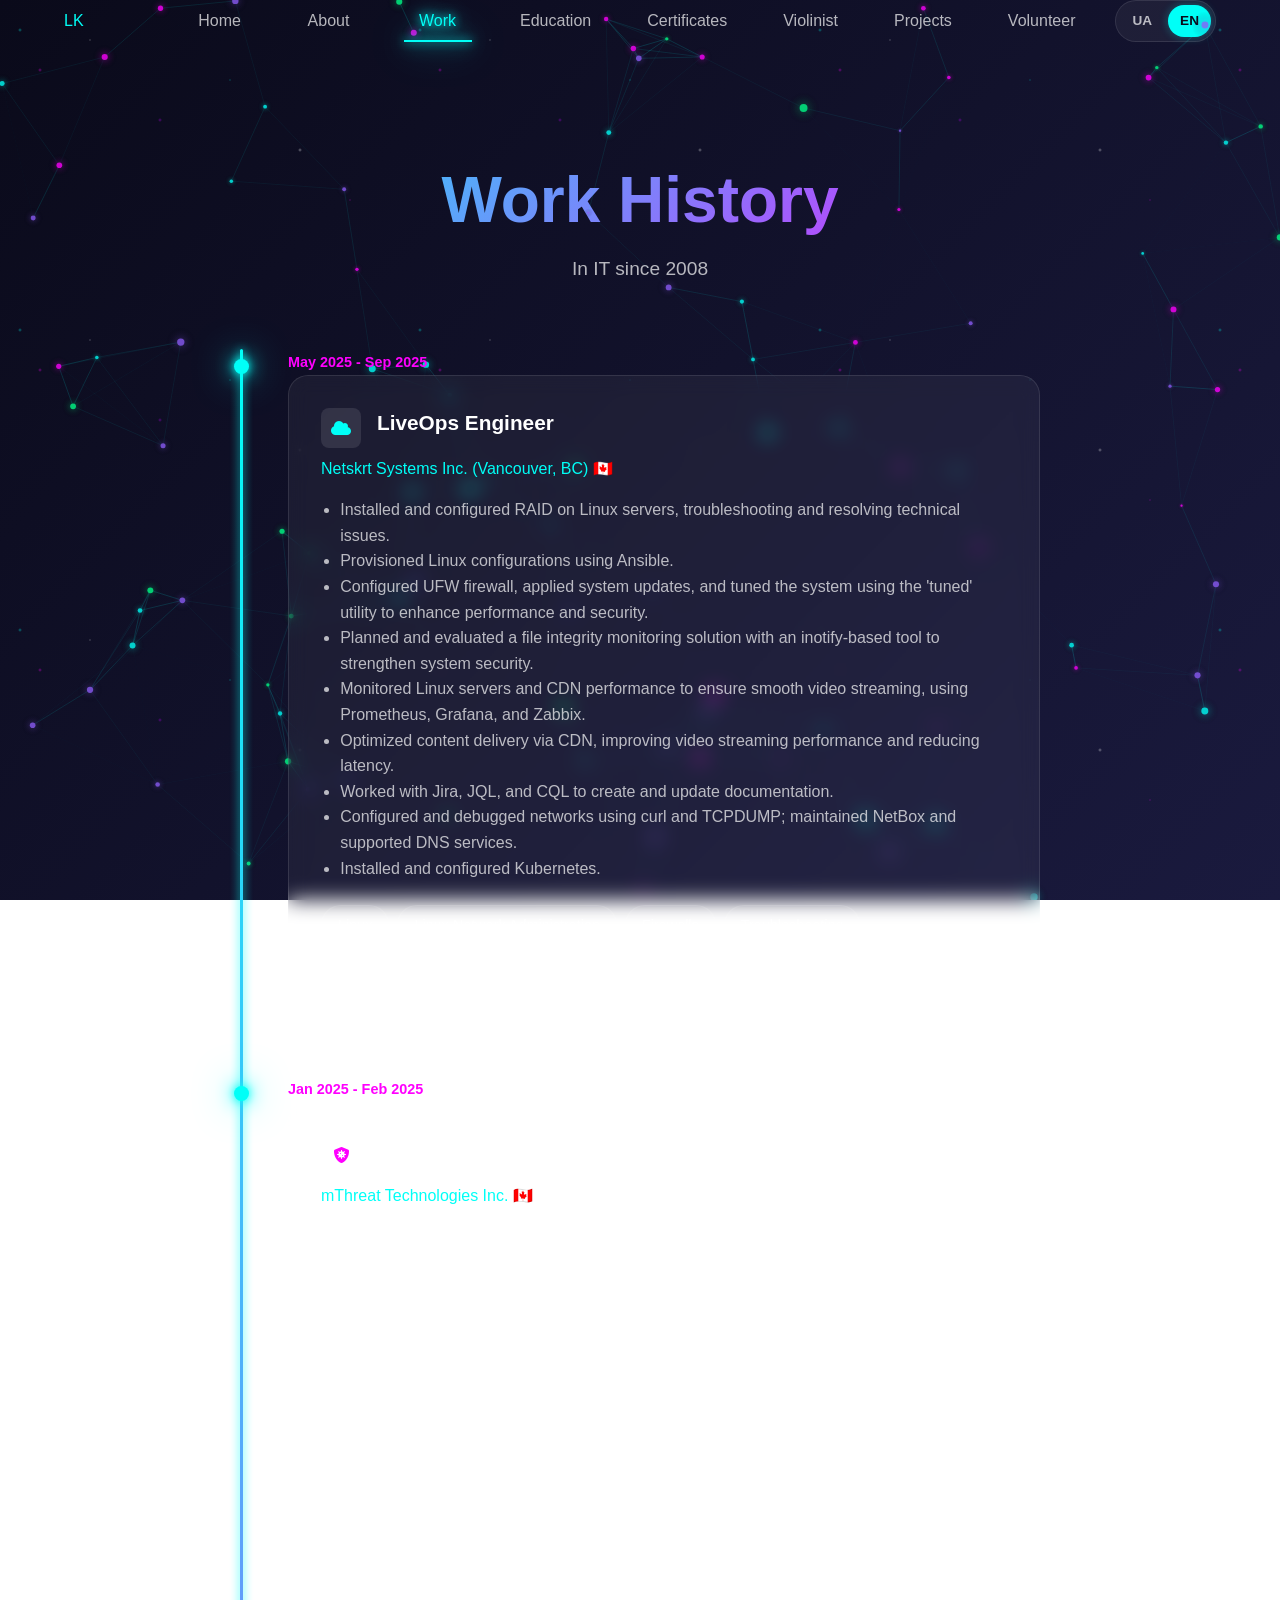
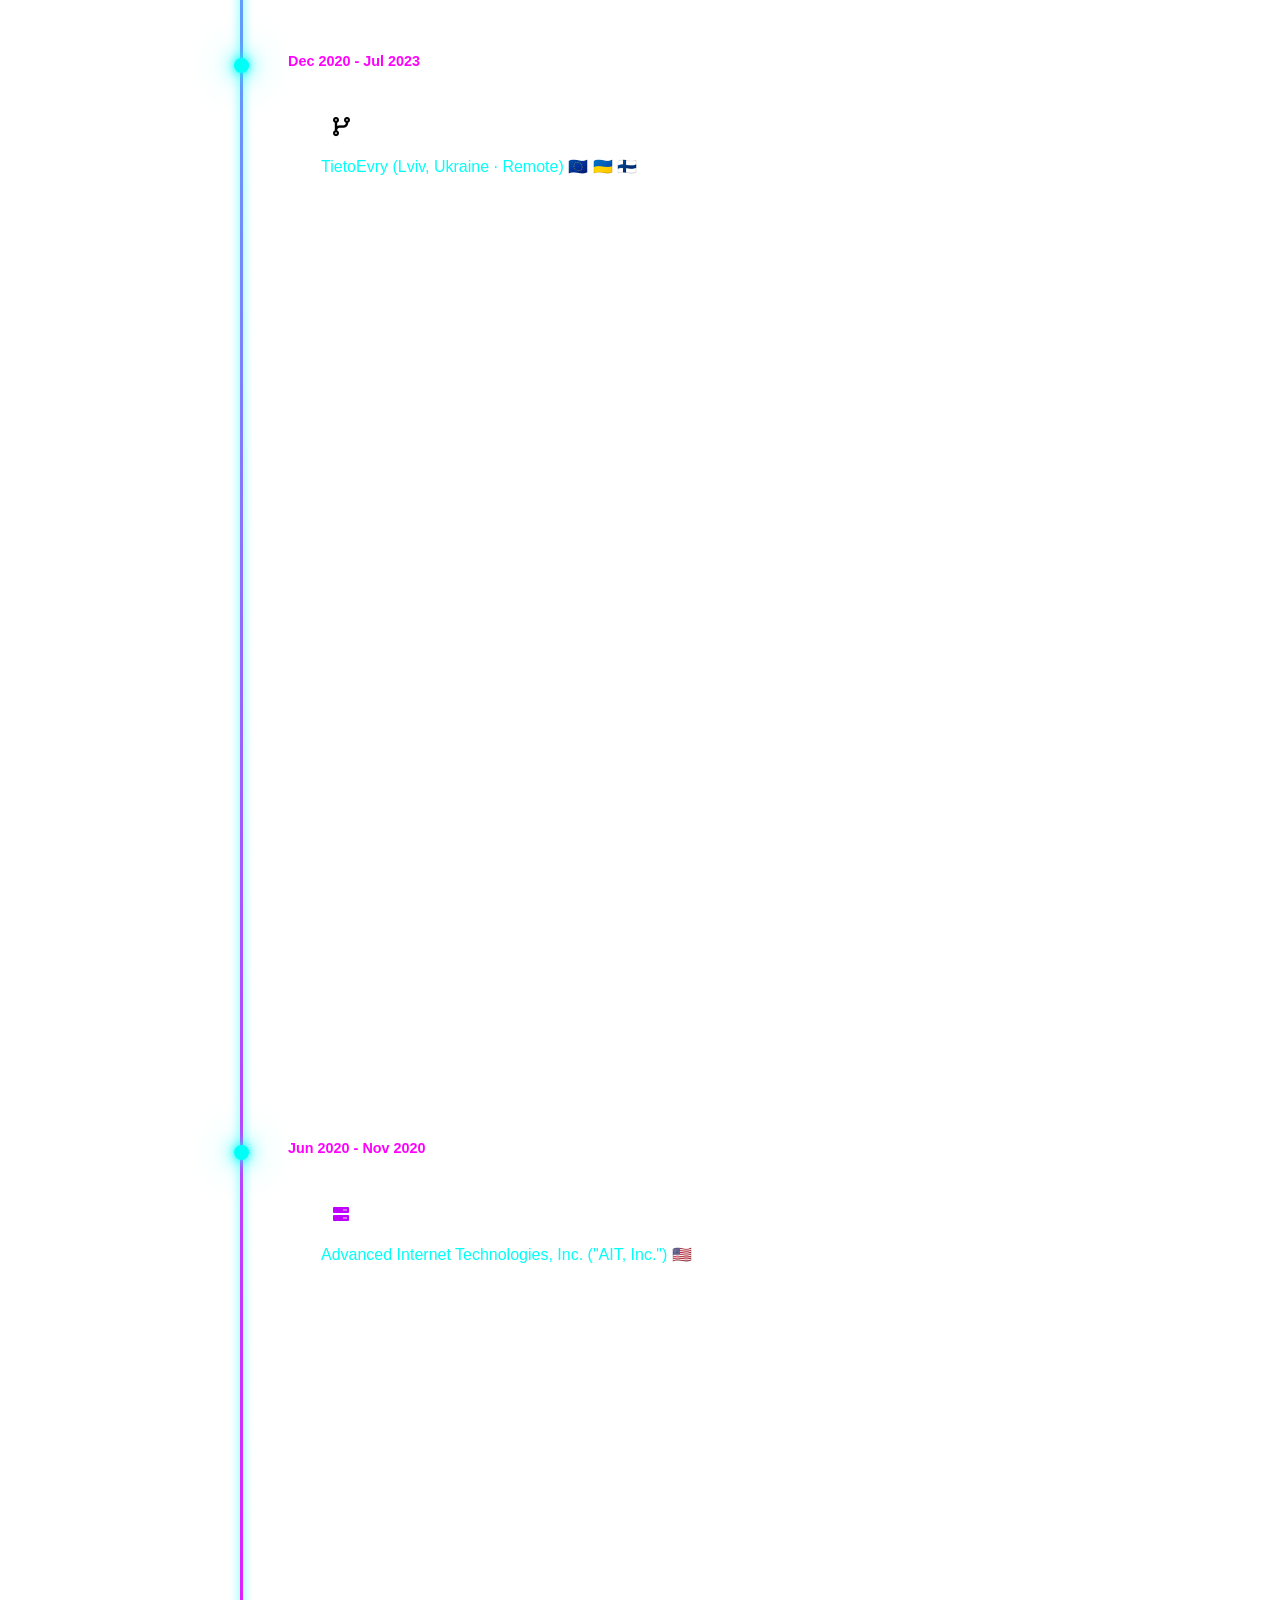
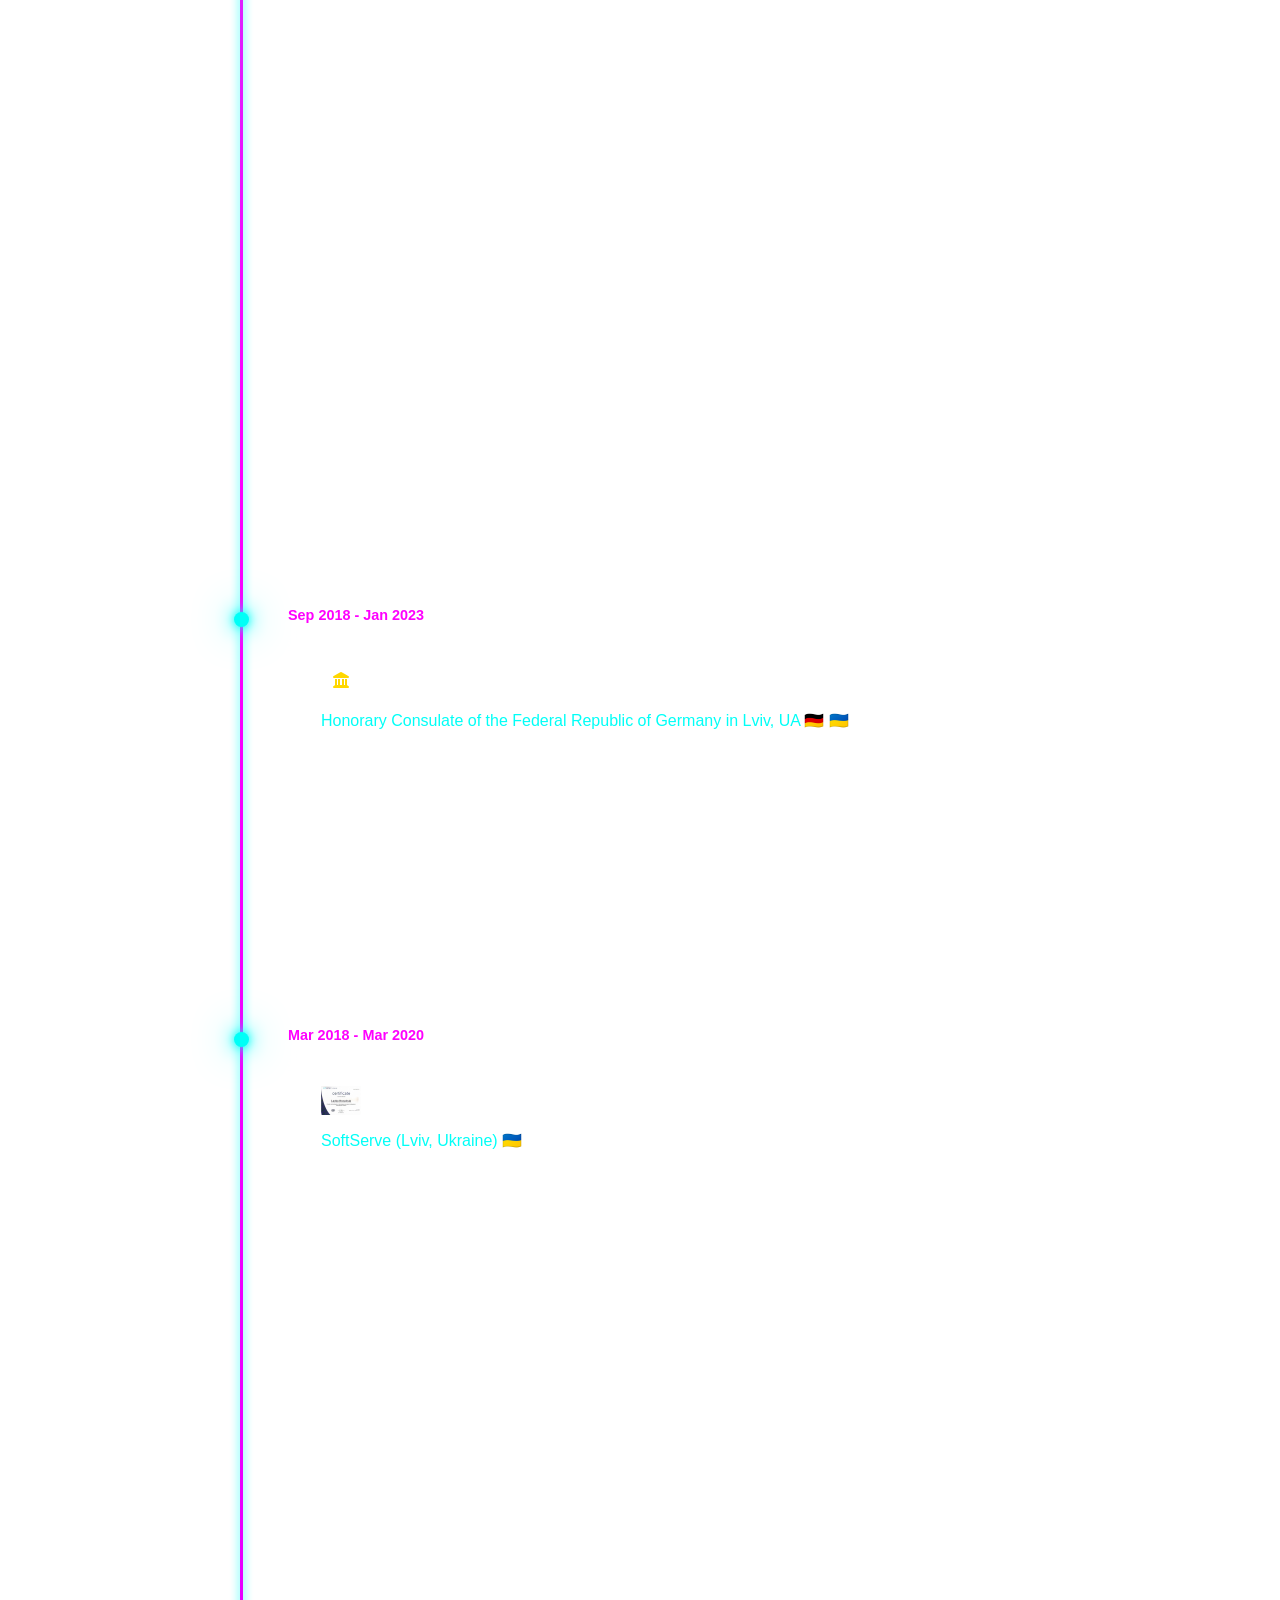
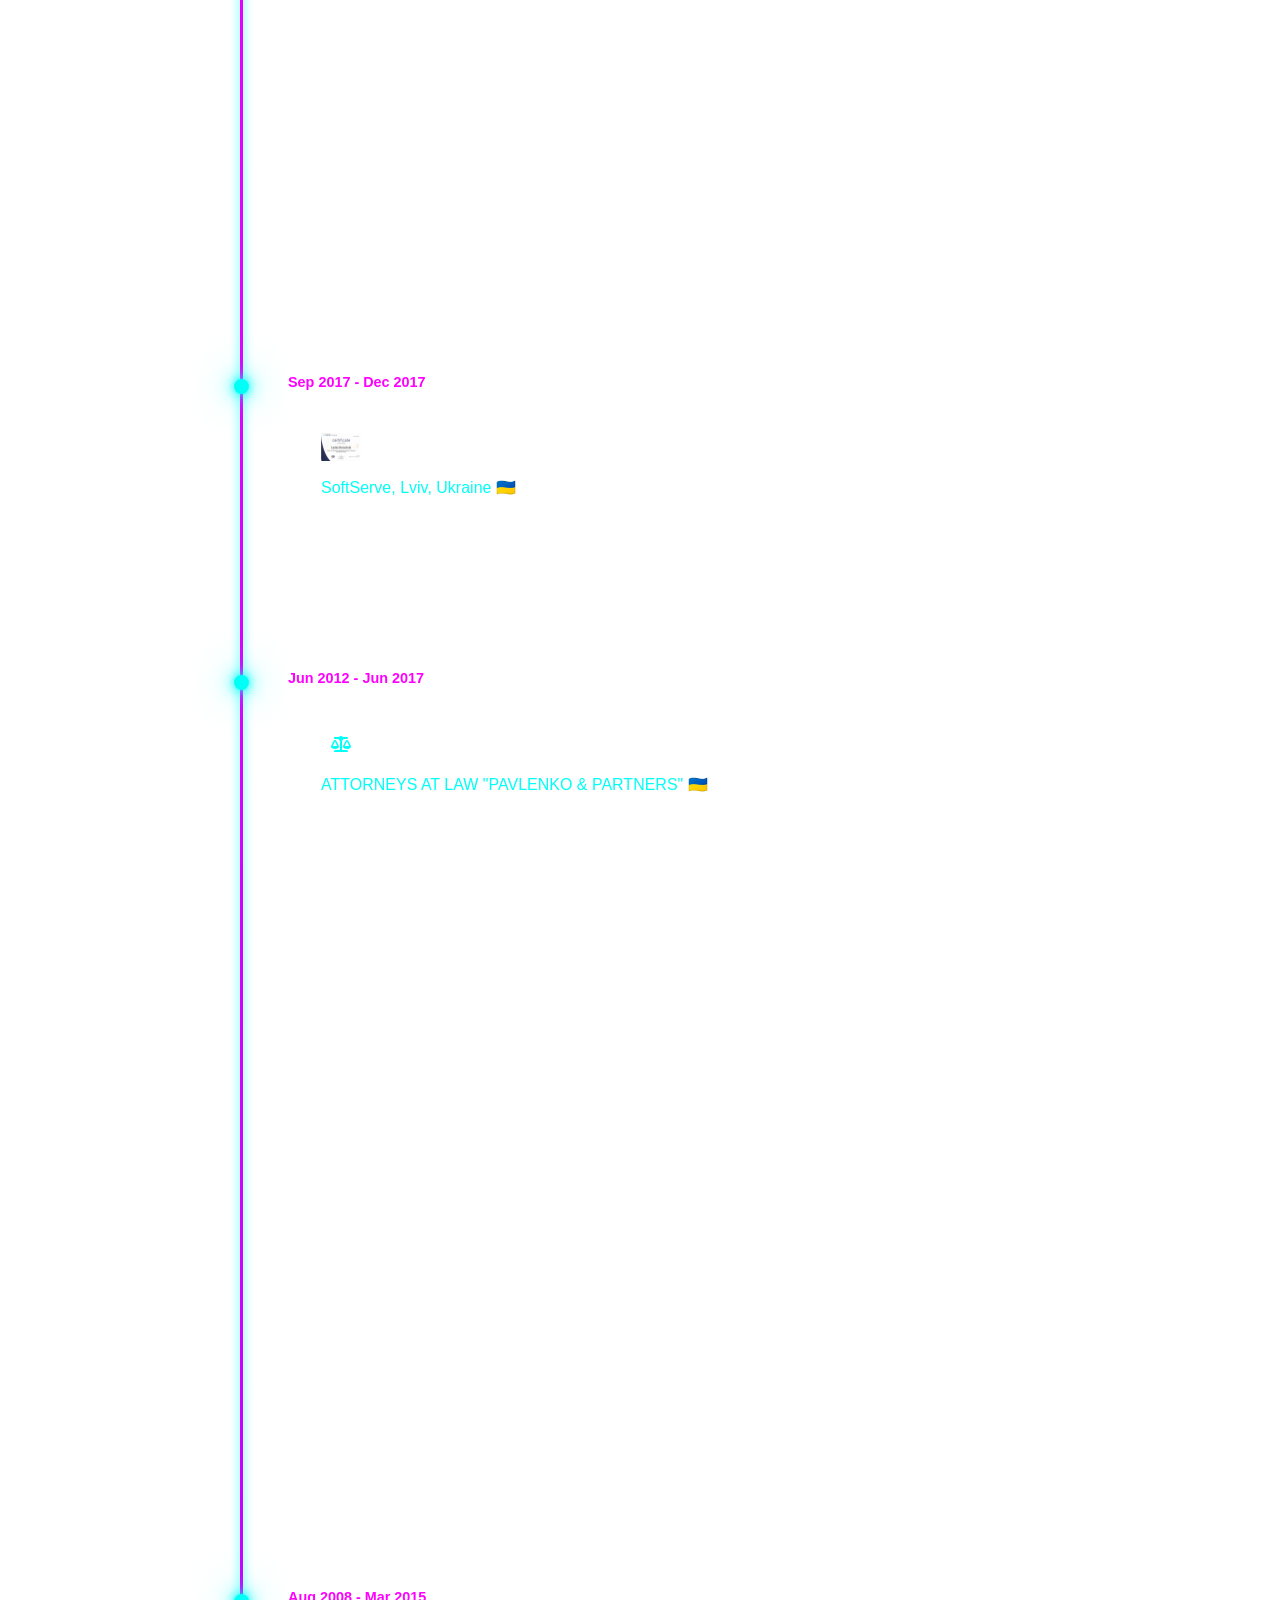
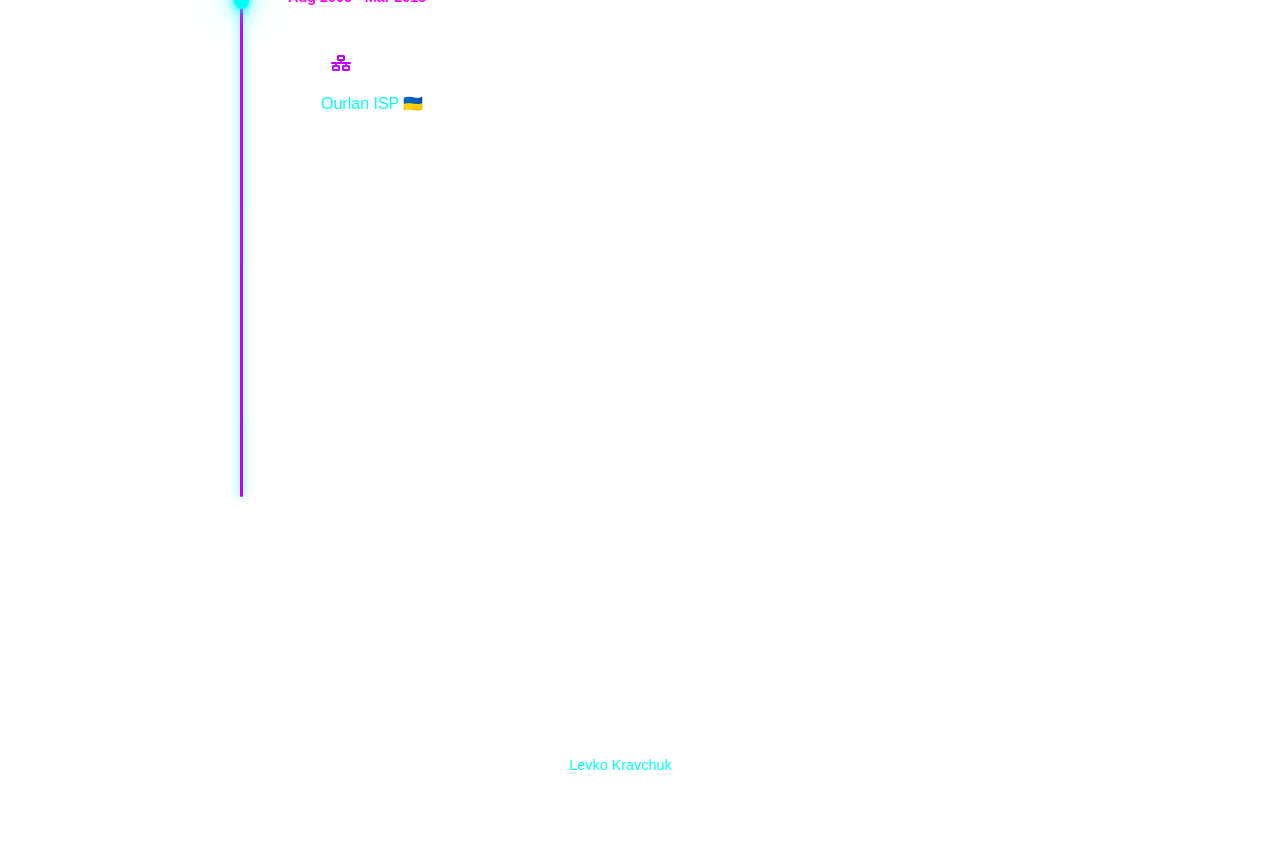
<file: work-history.html>
<!DOCTYPE html>
<html lang="uk">

<head>
    <meta charset="UTF-8">
    <meta name="viewport" content="width=device-width, initial-scale=1.0">
    <meta name="description"
        content="Work History of Levko Kravchuk - Experience in DevOps, System Administration, Cyber Security and Support Engineering. In IT since 2008. Vancouver, BC.">
    <meta name="keywords"
        content="Levko Kravchuk, Work History, Resume, Experience, DevOps, System Administrator, Network Engineer, Cyber Security, Support Engineer, Vancouver, BC">
    <title>Робоча історія | Levko Kravchuk</title>
    <link rel="stylesheet" href="css/style.css">
    <link rel="stylesheet" href="https://cdnjs.cloudflare.com/ajax/libs/font-awesome/6.0.0/css/all.min.css">
    <link
        href="https://fonts.googleapis.com/css2?family=Orbitron:wght@400;500;700&family=Roboto:wght@300;400;700&display=swap"
        rel="stylesheet">
</head>

<body>
    <!-- Navigation -->
    <nav class="navbar">
        <div class="container nav-container">
            <a href="index.html" class="logo">LK</a>
            <button class="nav-toggle" aria-label="Toggle navigation">
                <i class="fas fa-bars"></i>
            </button>
            <div class="nav-menu">
                <a href="index.html" class="nav-link" data-i18n="nav_home">Головна</a>
                <a href="about.html" class="nav-link" data-i18n="nav_about">Про мене</a>
                <a href="work-history.html" class="nav-link active" data-i18n="nav_work">Робота</a>
                <a href="education.html" class="nav-link" data-i18n="nav_education">Освіта</a>
                <a href="awards.html" class="nav-link" data-i18n="nav_awards">Сертифікати</a>
                <a href="violinist.html" class="nav-link" data-i18n="nav_violinist">Violinist</a>
                <a href="projects.html" class="nav-link" data-i18n="nav_projects">Проєкти</a>
                <a href="volunteer.html" class="nav-link" data-i18n="nav_volunteer">Волонтерство</a>
                <div class="lang-switcher">
                    <button class="lang-btn" data-lang="uk">UA</button>
                    <button class="lang-btn active" data-lang="en">EN</button>
                </div>
            </div>
        </div>
    </nav>

    <!-- Page Header -->
    <header class="page-header">
        <div class="container">
            <h1 data-i18n="work_title">Робоча історія</h1>
            <p style="font-size: 1.2rem; color: var(--text-secondary);" data-i18n="work_subtitle">
                Понад 15 років досвіду в IT
            </p>
        </div>
    </header>

    <!-- Page Content -->
    <main class="page-content">
        <div class="container">
            <div class="timeline">

                <!-- Netskrt -->
                <div class="timeline-item">
                    <span class="timeline-date">May 2025 - Sep 2025</span>
                    <div class="glass-card">
                        <div style="display: flex; align-items: center; gap: 1rem; margin-bottom: 0.5rem;">
                            <div
                                style="width: 40px; height: 40px; background: rgba(255,255,255,0.1); border-radius: 8px; display: flex; align-items: center; justify-content: center;">
                                <i class="fas fa-cloud" style="color: var(--neon-cyan);"></i>
                            </div>
                            <h3 class="timeline-title">LiveOps Engineer</h3>
                        </div>
                        <div class="timeline-company">
                            <a href="https://netskrt.io" target="_blank" rel="noopener noreferrer"
                                style="color: var(--neon-cyan); text-decoration: none; transition: var(--transition-normal);">
                                Netskrt Systems Inc. (Vancouver, BC) 🇨🇦
                            </a>
                        </div>


                        <ul
                            style="margin-top: 1rem; color: var(--text-secondary); padding-left: 1.2rem; line-height: 1.6;">
                            <li>Installed and configured RAID on Linux servers, troubleshooting and resolving technical
                                issues.</li>
                            <li>Provisioned Linux configurations using Ansible.</li>
                            <li>Configured UFW firewall, applied system updates, and tuned the system using the 'tuned'
                                utility to enhance performance and security.</li>
                            <li>Planned and evaluated a file integrity monitoring solution with an inotify-based tool to
                                strengthen system security.</li>
                            <li>Monitored Linux servers and CDN performance to ensure smooth video streaming, using
                                Prometheus, Grafana, and Zabbix.</li>
                            <li>Optimized content delivery via CDN, improving video streaming performance and reducing
                                latency.</li>
                            <li>Worked with Jira, JQL, and CQL to create and update documentation.</li>
                            <li>Configured and debugged networks using curl and TCPDUMP; maintained NetBox and supported
                                DNS services.</li>
                            <li>Installed and configured Kubernetes.</li>
                        </ul>

                        <div class="skills-list" style="margin-top: 1.5rem;">
                            <span class="skill-tag">Linux</span>
                            <span class="skill-tag">Linux Network Administration</span>
                            <span class="skill-tag">Firewalls</span>
                            <span class="skill-tag">Troubleshooting</span>
                            <span class="skill-tag">Security Incident Response</span>
                            <span class="skill-tag">Ansible</span>
                            <span class="skill-tag">Bash</span>
                            <span class="skill-tag">Bit Bucket</span>
                            <span class="skill-tag">DevOps</span>
                            <span class="skill-tag">CDN</span>
                        </div>
                    </div>
                </div>

                <!-- mThreat -->
                <div class="timeline-item">
                    <span class="timeline-date">Jan 2025 - Feb 2025</span>
                    <div class="glass-card">
                        <div style="display: flex; align-items: center; gap: 1rem; margin-bottom: 0.5rem;">
                            <div
                                style="width: 40px; height: 40px; background: rgba(255,255,255,0.1); border-radius: 8px; display: flex; align-items: center; justify-content: center;">
                                <i class="fas fa-shield-virus" style="color: var(--neon-magenta);"></i>
                            </div>
                            <h3 class="timeline-title">Cyber Security Research Engineer</h3>
                        </div>
                        <div class="timeline-company">
                            <a href="https://www.mthreat.com/" target="_blank" rel="noopener noreferrer"
                                style="color: var(--neon-cyan); text-decoration: none; transition: var(--transition-normal);">
                                mThreat Technologies Inc. 🇨🇦
                            </a>
                        </div>
                        <p
                            style="white-space: pre-line; margin-top: 1rem; color: var(--text-secondary); line-height: 1.6;">
                            I'm thrilled to share that I've successfully completed an internship where I honed my skills
                            in detecting internet anomalies, blocking bot networks, investigating phishing emails,
                            analyzing and adding IP addresses to reputation lists, and examining email headers. This
                            hands-on experience was truly invaluable, and I’m excited to leverage these new skills in a
                            production environment to enhance user security. Looking forward to the next challenge and
                            to making a real impact in the cybersecurity world!</p>

                        <div class="skills-list" style="margin-top: 1.5rem;">
                            <span class="skill-tag">Email</span>
                            <span class="skill-tag">Email Marketing</span>
                            <span class="skill-tag">Network Security</span>
                            <span class="skill-tag">Computer Forensics</span>
                            <span class="skill-tag">Anti-spam</span>
                            <span class="skill-tag">Anti-fishing</span>
                            <span class="skill-tag">Bash</span>
                            <span class="skill-tag">Linux</span>
                            <span class="skill-tag">AI</span>
                            <span class="skill-tag">Network Security Implementation</span>
                            <span class="skill-tag">Network Services</span>
                        </div>
                    </div>
                </div>

                <!-- TietoEvry -->
                <div class="timeline-item">
                    <span class="timeline-date">Dec 2020 - Jul 2023</span>
                    <div class="glass-card">
                        <div style="display: flex; align-items: center; gap: 1rem; margin-bottom: 0.5rem;">
                            <div
                                style="width: 40px; height: 40px; background: white; border-radius: 8px; display: flex; align-items: center; justify-content: center; overflow: hidden;">
                                <i class="fas fa-code-branch" style="color: #000; font-size: 1.2rem;"></i>
                            </div>
                            <h3 class="timeline-title">DevOps Engineer</h3>
                        </div>
                        <div class="timeline-company">
                            <a href="https://www.tietoevry.com/en/" target="_blank" rel="noopener noreferrer"
                                style="color: var(--neon-cyan); text-decoration: none; transition: var(--transition-normal);">
                                TietoEvry (Lviv, Ukraine · Remote) 🇪🇺 🇺🇦 🇫🇮
                            </a>
                        </div>

                        <div style="margin-top: 1rem; color: var(--text-secondary); line-height: 1.6;">
                            <p style="margin-bottom: 1rem;">As the primary engineer responsible for supporting and
                                maintaining the Tenable Security Center ("Tenable.sc") and an infrastructure of over 100
                                active Nessus scanners, I utilized a range of technologies to ensure optimal performance
                                and security. Leveraging Linux, Bash, Python scripting, Jenkins, Gerrit, Git, and
                                Docker, I automated processes and enhanced efficiency. For monitoring and visualization,
                                I employed Grafana to display metrics, Loki for log storage, and checkmk for
                                comprehensive system monitoring.</p>

                            <p style="margin-bottom: 1rem;">I used Jenkins to automate Python scripts, such as sending
                                email notifications to users about the status of Nessus scanners within Docker
                                containers. For troubleshooting, I utilized tools like OpenSSL, traceroute,
                                tcptraceroute, mtr, and curl. When Jenkins wasn't suitable for certain tasks, I
                                automated Bash scripts using cron jobs.</p>

                            <p style="margin-bottom: 1rem;">I escalated tickets to vendors when necessary and employed
                                Jira Query Language for root cause analysis. Adopting the Kanban methodology, I
                                effectively tracked and managed my work. Additionally, I developed a script to notify me
                                before SLA expirations, enabling my team and me to provide the best possible service,
                                improve user support, and measure our performance through user satisfaction.</p>

                            <h4 style="color: var(--text-primary); margin-top: 1.5rem; margin-bottom: 0.5rem;">Key
                                Skills</h4>
                            <ul style="padding-left: 1.2rem; margin-bottom: 1rem;">
                                <li><strong>Support and Maintenance:</strong> Tenable.sc, Nessus scanners</li>
                                <li><strong>Administration:</strong> Linux, Bash, Python, Jenkins, Gerrit, Git, Docker
                                </li>
                                <li><strong>Monitoring and Visualization:</strong> Grafana, Loki, checkmk</li>
                                <li><strong>Automation:</strong> Jenkins, cron, Python scripts</li>
                                <li><strong>Troubleshooting:</strong> OpenSSL, traceroute, tcptraceroute, mtr, curl</li>
                                <li><strong>Analysis and Management:</strong> Jira Query Language, Kanban methodology
                                </li>
                                <li><strong>Service Enhancement:</strong> Developed scripts for SLA notifications,
                                    improved user support</li>
                            </ul>
                        </div>

                        <div class="skills-list" style="margin-top: 1.5rem;">
                            <span class="skill-tag">Jenkins</span>
                            <span class="skill-tag">TCP/IP</span>
                            <span class="skill-tag">Loki</span>
                            <span class="skill-tag">Professional Skills</span>
                            <span class="skill-tag">Git</span>
                            <span class="skill-tag">Python</span>
                            <span class="skill-tag">Bash</span>
                            <span class="skill-tag">Networking</span>
                            <span class="skill-tag">Docker</span>
                            <span class="skill-tag">Tenable.sc</span>
                            <span class="skill-tag">Firewalls</span>
                            <span class="skill-tag">Linux</span>
                            <span class="skill-tag">VPN</span>
                            <span class="skill-tag">Nessus</span>
                            <span class="skill-tag">Multitasking</span>
                            <span class="skill-tag">Grafana</span>
                            <span class="skill-tag">IPv6</span>
                            <span class="skill-tag">ARM Artifactory</span>
                            <span class="skill-tag">Linux Network Administration</span>
                            <span class="skill-tag">Network Services</span>
                            <span class="skill-tag">Systems Management</span>
                            <span class="skill-tag">SSL Certificates</span>
                        </div>
                    </div>
                </div>

                <!-- AIT -->
                <div class="timeline-item">
                    <span class="timeline-date">Jun 2020 - Nov 2020</span>
                    <div class="glass-card">
                        <div style="display: flex; align-items: center; gap: 1rem; margin-bottom: 0.5rem;">
                            <div
                                style="width: 40px; height: 40px; background: rgba(255,255,255,0.1); border-radius: 8px; display: flex; align-items: center; justify-content: center;">
                                <i class="fas fa-server" style="color: var(--neon-purple);"></i>
                            </div>
                            <h3 class="timeline-title">System Administrator (Support Engineer) and DevOps engineer</h3>
                        </div>
                        <div class="timeline-company">
                            <a href="https://www.ait.com/" target="_blank" rel="noopener noreferrer"
                                style="color: var(--neon-cyan); text-decoration: none; transition: var(--transition-normal);">
                                Advanced Internet Technologies, Inc. ("AIT, Inc.") 🇺🇸
                            </a>
                        </div>

                        <div style="margin-top: 1rem; color: var(--text-secondary); line-height: 1.6;">
                            <p style="margin-bottom: 1rem;">Experienced IT Support Specialist with a strong background
                                in Tier 1 support, specializing in the installation and troubleshooting of customer
                                systems. Proficient in configuring and managing both Linux and Windows operating
                                systems, including Windows 10, Windows 11, Windows Server 2012, and Windows Server 2016.
                                Skilled in network configuration on endpoints, Windows Active Directory (AD), Group
                                Policy Objects (GPO), and Windows DNS services.</p>

                            <p style="margin-bottom: 1rem;">Successfully investigated and resolved security incidents
                                following hacker breaches, contributing to enhanced system security. Experienced in
                                configuring DNS servers using Bind and supporting the WHOIS database and protocol to
                                ensure accurate domain information and efficient domain name resolution. Proficient in
                                deploying websites on cPanel using GitLab pipelines, streamlining the deployment process
                                and improving operational efficiency.</p>

                            <p style="margin-bottom: 1rem;">Committed to upholding Service Level Agreements (SLAs) by
                                providing timely and effective solutions to customer requests. Recognized for strong
                                problem-solving abilities and a customer-centric approach that enhances user
                                satisfaction and trust.</p>

                            <h4 style="color: var(--text-primary); margin-top: 1.5rem; margin-bottom: 0.5rem;">Key
                                Skills</h4>
                            <ul style="padding-left: 1.2rem; margin-bottom: 1rem;">
                                <li>Technical Support (Tier 1): Installation and troubleshooting of customer requests.
                                </li>
                                <li>Operating Systems: Linux, Windows 10/11, Windows Server 2012/2016.</li>
                                <li>Network Configuration: Endpoints, Windows AD, GPO, Windows DNS.</li>
                                <li>DNS Servers & Bind: Configuring DNS servers and managing domain name resolutions.
                                </li>
                                <li>Email server with Zimbra WEB GUI.</li>
                                <li>Install/Configure SSL/TLS certificates.</li>
                                <li>WHOIS Protocol Support: Maintaining accurate domain information.</li>
                                <li>Web Deployment: Installing websites on cPanel using GitLab pipelines.</li>
                                <li>Security Incident Investigation: Resolving issues post-hacker breaches.</li>
                                <li>SLA Compliance: Meeting and exceeding Service Level Agreements.</li>
                                <li>Customer Service: Excellent communication and interpersonal skills.</li>
                                <li>Troubleshooting: Strong analytical skills for efficient issue resolution.</li>
                            </ul>
                        </div>

                        <div class="skills-list" style="margin-top: 1.5rem;">
                            <span class="skill-tag">TCP/IP</span>
                            <span class="skill-tag">Professional Skills</span>
                            <span class="skill-tag">Git</span>
                            <span class="skill-tag">Python</span>
                            <span class="skill-tag">System Administration</span>
                            <span class="skill-tag">CentOS</span>
                            <span class="skill-tag">Firewalls</span>
                            <span class="skill-tag">Multitasking</span>
                            <span class="skill-tag">SSL Certificates</span>
                        </div>
                    </div>
                </div>

                <!-- Consulate -->
                <div class="timeline-item">
                    <span class="timeline-date">Sep 2018 - Jan 2023</span>
                    <div class="glass-card">
                        <div style="display: flex; align-items: center; gap: 1rem; margin-bottom: 0.5rem;">
                            <div
                                style="width: 40px; height: 40px; background: rgba(255,255,255,0.1); border-radius: 8px; display: flex; align-items: center; justify-content: center;">
                                <i class="fas fa-landmark" style="color: gold;"></i>
                            </div>
                            <h3 class="timeline-title">IT support (System Administrator) and Consultant</h3>
                        </div>
                        <div class="timeline-company">Honorary Consulate of the Federal Republic of Germany in Lviv, UA
                            🇩🇪 🇺🇦</div>
                        <p style="margin-top: 1rem; color: var(--text-secondary); line-height: 1.6;">IT Consultant. Main
                            duties: provide support for users. Configured Windows 10, 11, O365, Enterprise Security,
                            VMware ESXi, Firewall, IDS/IPS, and DNS. Performed malware remediation and virus removal.
                        </p>

                        <div class="skills-list" style="margin-top: 1.5rem;">
                            <span class="skill-tag">Network Security</span>
                            <span class="skill-tag">TCP/IP</span>
                            <span class="skill-tag">Professional Skills</span>
                            <span class="skill-tag">endpoint security</span>
                            <span class="skill-tag">Git</span>
                            <span class="skill-tag">CentOS</span>
                            <span class="skill-tag">Firewalls</span>
                        </div>
                    </div>
                </div>

                <!-- SoftServe -->
                <div class="timeline-item">
                    <span class="timeline-date">Mar 2018 - Mar 2020</span>
                    <div class="glass-card">
                        <div style="display: flex; align-items: center; gap: 1rem; margin-bottom: 0.5rem;">
                            <div
                                style="width: 40px; height: 40px; background: white; border-radius: 8px; display: flex; align-items: center; justify-content: center; overflow: hidden;">
                                <img src="img/logos/softserve.png" alt="SoftServe" style="width: 100%; height: auto;">
                            </div>
                            <h3 class="timeline-title">DevOps Engineer in Tier1 team</h3>
                        </div>
                        <div class="timeline-company">
                            <a href="https://www.softserveinc.com/uk-ua" target="_blank" rel="noopener noreferrer"
                                style="color: var(--neon-cyan); text-decoration: none; transition: var(--transition-normal);">
                                SoftServe (Lviv, Ukraine) 🇺🇦
                            </a>
                        </div>

                        <div style="margin-top: 1rem; color: var(--text-secondary); line-height: 1.6;">
                            <p style="margin-bottom: 1rem;">I worked in a Tier 1 technical support team. The primary
                                requirement of my role was to ensure the timely operation of Red Hat and CentOS 7
                                virtual machines. For user configuration, such as adding public keys, I used Puppet.
                                Occasionally, my team and I used Ansible for orchestration. I configured virtual IP
                                addresses and added Nagios checks to monitor Linux VMs.</p>

                            <p style="margin-bottom: 1rem;">I followed ITIL practices as described in RFCs before making
                                any changes in production. My team and I provided root cause analysis (RCA) upon client
                                requests. One of my achievements was significantly reducing the abuse rate, which
                                removed our IP addresses from blacklists and improved the company's reputation.</p>

                            <p style="margin-bottom: 1rem;">I developed scripts to automate routine tasks. These scripts
                                ran in Docker containers within Jenkins, where they performed their magic. Prometheus
                                collected metrics for analytics, and Grafana beautifully visualized them. This approach
                                sped up my response time, allowing me to quickly identify issues such as CPU load,
                                whether it affected a single node, how long it lasted, and if there were any related
                                services.</p>

                            <p style="margin-bottom: 1rem;">Additionally, my team and I used BigPanda to aggregate
                                Nagios alerts. I logged into Observium to investigate network incidents. Our virtual
                                machines operated on ESXi and Cisco UCS, which required me to log into vSphere and
                                manage the VMs. If an issue occurred with a VM, I logged into the CMDB, identified the
                                affected node, and removed it from the load balancer. This approach allowed seamless
                                redirection of user traffic to backup VMs, ensuring users were unaware of any issues.
                            </p>

                            <p style="margin-bottom: 1rem;">For software installations, I followed a similar process:
                                logged into the CMDB, removed nodes from the load balancer, patched the system,
                                conducted smoke tests, and reintegrated the nodes if everything was fine. As a result,
                                our clients and management were impressed with our approach.</p>
                        </div>

                        <div class="skills-list" style="margin-top: 1.5rem;">
                            <span class="skill-tag">TCP/IP</span>
                            <span class="skill-tag">Professional Skills</span>
                            <span class="skill-tag">Git</span>
                            <span class="skill-tag">Python</span>
                            <span class="skill-tag">CentOS</span>
                            <span class="skill-tag">Multitasking</span>
                        </div>
                    </div>
                </div>

                <!-- SoftServe University -->
                <div class="timeline-item">
                    <span class="timeline-date" data-i18n="work_softserve_uni_date">Sep 2017 - Dec 2017</span>
                    <div class="glass-card">
                        <div style="display: flex; align-items: center; gap: 1rem; margin-bottom: 0.5rem;">
                            <div
                                style="width: 40px; height: 40px; background: white; border-radius: 8px; display: flex; align-items: center; justify-content: center; overflow: hidden;">
                                <img src="img/logos/softserve.png" alt="SoftServe" style="width: 100%; height: auto;">
                            </div>
                            <h3 class="timeline-title" data-i18n="work_softserve_uni_role">SoftServe IT University</h3>
                        </div>
                        <div class="timeline-company">
                            <a href="https://www.softserveinc.com/uk-ua" target="_blank" rel="noopener noreferrer"
                                style="color: var(--neon-cyan); text-decoration: none; transition: var(--transition-normal);">
                                SoftServe, Lviv, Ukraine 🇺🇦
                            </a>
                        </div>
                        <p data-i18n="work_softserve_uni_desc" style="white-space: pre-line; margin-top: 1rem;">
                            Training...</p>
                    </div>
                </div>

                <!-- Pavlenko & Partners -->
                <div class="timeline-item">
                    <span class="timeline-date">Jun 2012 - Jun 2017</span>
                    <div class="glass-card">
                        <div style="display: flex; align-items: center; gap: 1rem; margin-bottom: 0.5rem;">
                            <div
                                style="width: 40px; height: 40px; background: rgba(255,255,255,0.1); border-radius: 8px; display: flex; align-items: center; justify-content: center;">
                                <i class="fas fa-balance-scale" style="color: var(--neon-cyan);"></i>
                            </div>
                            <h3 class="timeline-title">Network and System Administrator</h3>
                        </div>
                        <div class="timeline-company">ATTORNEYS AT LAW "PAVLENKO & PARTNERS" 🇺🇦</div>

                        <div style="margin-top: 1rem; color: var(--text-secondary); line-height: 1.6;">
                            <p style="margin-bottom: 1rem;">I am an experienced Full-Stack Support Specialist with a
                                strong background in managing and supporting both client and server operating systems,
                                including Windows XP, 7, 8, 10, macOS, and Windows Server 2003/2008 R2. My expertise
                                extends to network administration, where I have worked extensively with Mikrotik
                                routers, RouterOS, and implemented Cisco Meraki solutions for SD-WAN and wireless
                                networking.</p>

                            <p style="margin-bottom: 1rem;">I specialize in optimizing network performance through
                                Quality of Service (QoS) policies and enhancing security measures using Intrusion
                                Detection and Prevention Systems (IDS/IPS). I have a proven track record in deploying
                                and managing Virtual Desktop Infrastructure (VDI) and Remote Desktop Services (RDS),
                                enabling efficient remote access and virtualization for users.</p>

                            <p style="margin-bottom: 1rem;">In addition, I have administered Symantec Endpoint Security
                                to ensure robust protection across endpoints and have implemented advanced anti-spam
                                solutions using SPAMHAUSE with customized regex configurations. My experience with
                                Active Directory, DHCP, and Print Servers has allowed me to streamline network services
                                and improve user management.</p>

                            <p style="margin-bottom: 1rem;">Automation is a key part of my skill set; I leverage
                                PowerShell scripting and Group Policy Objects (GPO) to automate routine tasks and
                                configurations, enhancing efficiency and reducing the potential for errors. I am also
                                adept at malware and virus remediation using Linux-based tools, booting infected Windows
                                hosts via USB or PXE to effectively clean and restore systems without compromising data
                                integrity.</p>

                            <p style="margin-bottom: 1rem;">I'm passionate about leveraging technology to improve
                                organizational efficiency and security, and I am always looking for new challenges to
                                apply my expertise.</p>
                        </div>

                        <div class="skills-list" style="margin-top: 1.5rem;">
                            <span class="skill-tag">Network Security</span>
                            <span class="skill-tag">TCP/IP</span>
                            <span class="skill-tag">Professional Skills</span>
                            <span class="skill-tag">endpoint security</span>
                            <span class="skill-tag">Git</span>
                            <span class="skill-tag">CentOS</span>
                            <span class="skill-tag">Firewalls</span>
                        </div>
                    </div>
                </div>

                <!-- OurLan -->
                <div class="timeline-item">
                    <span class="timeline-date">Aug 2008 - Mar 2015</span>
                    <div class="glass-card">
                        <div style="display: flex; align-items: center; gap: 1rem; margin-bottom: 0.5rem;">
                            <div
                                style="width: 40px; height: 40px; background: rgba(255,255,255,0.1); border-radius: 8px; display: flex; align-items: center; justify-content: center;">
                                <i class="fas fa-network-wired" style="color: var(--neon-purple);"></i>
                            </div>
                            <h3 class="timeline-title">OurLan ISP (own business)</h3>
                        </div>
                        <div class="timeline-company">Ourlan ISP 🇺🇦</div>

                        <div style="margin-top: 1rem; color: var(--text-secondary); line-height: 1.6;">
                            <p style="margin-bottom: 1rem;">Install and administer LAN, MAN and WAN of ISP network.
                                Manage smart switches, routers, and billing.</p>
                            <p style="margin-bottom: 1rem;">Install and support fiber optics cables UTP/STP cables, have
                                experience with installation SCS.</p>
                            <p style="margin-bottom: 1rem;">First practice at TCP/IP and other relative technologies.
                            </p>
                            <p style="margin-bottom: 1rem;">Build small Data Centres. Mount servers, network devices in
                                to racks.</p>
                            <p style="margin-bottom: 1rem;">Hardware troubleshooting.</p>
                        </div>

                        <div class="skills-list" style="margin-top: 1.5rem;">
                            <span class="skill-tag">TCP/IP</span>
                            <span class="skill-tag">Professional Skills</span>
                            <span class="skill-tag">FreeBSD</span>
                            <span class="skill-tag">Troubleshooting</span>
                            <span class="skill-tag">Fiber Optics</span>
                            <span class="skill-tag">CentOS</span>
                            <span class="skill-tag">Firewalls</span>
                            <span class="skill-tag">Switching</span>
                            <span class="skill-tag">Fiber Optic Cable</span>
                            <span class="skill-tag">Mikrotik</span>
                            <span class="skill-tag">SCS</span>
                        </div>
                    </div>
                </div>

            </div>
        </div>
    </main>

    <!-- Footer -->
    <footer class="footer">
        <p class="footer-text">
            © 2024-2026 <a href="https://www.linkedin.com/in/levko-kravchuk/" target="_blank">Levko Kravchuk</a>. <span
                data-i18n="footer_rights">All rights reserved.</span>
        </p>
    </footer>

    <button class="back-to-top" aria-label="Back to top">
        <i class="fas fa-arrow-up"></i>
    </button>

    <script src="js/particles.js"></script>
    <script src="js/translations.js"></script>
    <script src="js/main.js"></script>
</body>

</html>
</file>
<file: css/style.css>
/* ===================================
   NEO GLOW DESIGN SYSTEM
   Levko Kravchuk Portfolio
   =================================== */

/* CSS Variables */
:root {
  /* Colors */
  --bg-primary: #0a0a1a;
  --bg-secondary: #1a1a3e;
  --bg-card: rgba(26, 26, 62, 0.6);
  --neon-cyan: #00fff7;
  --neon-magenta: #ff00ff;
  --neon-purple: #bf00ff;
  --neon-blue: #00d4ff;
  --text-primary: #ffffff;
  --text-secondary: rgba(255, 255, 255, 0.7);
  --text-muted: rgba(255, 255, 255, 0.5);

  /* Glow Effects */
  --glow-cyan: 0 0 10px var(--neon-cyan), 0 0 20px var(--neon-cyan), 0 0 40px var(--neon-cyan);
  --glow-magenta: 0 0 10px var(--neon-magenta), 0 0 20px var(--neon-magenta), 0 0 40px var(--neon-magenta);
  --glow-purple: 0 0 10px var(--neon-purple), 0 0 20px var(--neon-purple), 0 0 40px var(--neon-purple);
  --glow-text: 0 0 10px currentColor, 0 0 20px currentColor;

  /* Glassmorphism */
  --glass-bg: rgba(255, 255, 255, 0.05);
  --glass-border: rgba(255, 255, 255, 0.1);
  --glass-blur: blur(10px);

  /* Spacing */
  --spacing-xs: 0.5rem;
  --spacing-sm: 1rem;
  --spacing-md: 1.5rem;
  --spacing-lg: 2rem;
  --spacing-xl: 3rem;
  --spacing-xxl: 5rem;

  /* Typography */
  --font-main: 'Inter', 'Segoe UI', sans-serif;
  --font-display: 'Outfit', 'Inter', sans-serif;

  /* Transitions */
  --transition-fast: 0.2s ease;
  --transition-normal: 0.3s ease;
  --transition-slow: 0.5s ease;
}

/* Reset & Base */
*,
*::before,
*::after {
  box-sizing: border-box;
  margin: 0;
  padding: 0;
}

html {
  scroll-behavior: smooth;
}

body {
  font-family: var(--font-main);
  background: linear-gradient(135deg, var(--bg-primary) 0%, var(--bg-secondary) 100%);
  background-attachment: fixed;
  color: var(--text-primary);
  line-height: 1.6;
  min-height: 100vh;
  overflow-x: hidden;
}

/* Animated Background Stars */
body::before {
  content: '';
  position: fixed;
  top: 0;
  left: 0;
  width: 100%;
  height: 100%;
  background-image:
    radial-gradient(2px 2px at 20px 30px, var(--neon-cyan), transparent),
    radial-gradient(2px 2px at 40px 70px, var(--neon-magenta), transparent),
    radial-gradient(1px 1px at 90px 40px, var(--text-primary), transparent),
    radial-gradient(2px 2px at 160px 120px, var(--neon-purple), transparent),
    radial-gradient(1px 1px at 230px 80px, var(--neon-cyan), transparent),
    radial-gradient(2px 2px at 300px 150px, var(--text-primary), transparent),
    radial-gradient(1px 1px at 350px 200px, var(--neon-magenta), transparent);
  background-size: 400px 300px;
  opacity: 0.4;
  animation: twinkle 8s ease-in-out infinite;
  pointer-events: none;
  z-index: -1;
}

@keyframes twinkle {

  0%,
  100% {
    opacity: 0.4;
  }

  50% {
    opacity: 0.6;
  }
}

/* Typography */
h1,
h2,
h3,
h4,
h5,
h6 {
  font-family: var(--font-display);
  font-weight: 700;
  line-height: 1.2;
  margin-bottom: var(--spacing-sm);
}

h1 {
  font-size: clamp(2.5rem, 5vw, 4rem);
  background: linear-gradient(135deg, var(--neon-cyan), var(--neon-magenta));
  -webkit-background-clip: text;
  -webkit-text-fill-color: transparent;
  background-clip: text;
  text-shadow: none;
}

h2 {
  font-size: clamp(1.8rem, 3vw, 2.5rem);
  color: var(--neon-cyan);
  text-shadow: var(--glow-text);
}

h3 {
  font-size: clamp(1.3rem, 2vw, 1.8rem);
  color: var(--text-primary);
}

p {
  margin-bottom: var(--spacing-sm);
  color: var(--text-secondary);
}

a {
  color: var(--neon-cyan);
  text-decoration: none;
  transition: var(--transition-normal);
}

a:hover {
  color: var(--neon-magenta);
  text-shadow: var(--glow-text);
}

/* Container */
.container {
  width: 100%;
  max-width: 1200px;
  margin: 0 auto;
  padding: 0 var(--spacing-md);
}

/* Navigation */
.nav {
  position: fixed;
  top: 0;
  left: 0;
  right: 0;
  z-index: 1000;
  background: rgba(10, 10, 26, 0.9);
  backdrop-filter: var(--glass-blur);
  border-bottom: 1px solid var(--glass-border);
  padding: var(--spacing-sm) 0;
}

.nav-container {
  display: flex;
  justify-content: space-between;
  align-items: center;
  max-width: 1200px;
  margin: 0 auto;
  padding: 0 var(--spacing-md);
}

.nav-logo {
  font-family: var(--font-display);
  font-size: 1.5rem;
  font-weight: 700;
  background: linear-gradient(135deg, var(--neon-cyan), var(--neon-magenta));
  -webkit-background-clip: text;
  -webkit-text-fill-color: transparent;
  background-clip: text;
}

.nav-menu {
  display: flex;
  list-style: none;
  gap: var(--spacing-md);
}

.nav-link {
  color: var(--text-secondary);
  font-weight: 500;
  padding: var(--spacing-xs) var(--spacing-sm);
  border-radius: 8px;
  transition: var(--transition-normal);
  position: relative;
  min-width: 85px;
  text-align: center;
  white-space: nowrap;
}

.nav-link::after {
  content: '';
  position: absolute;
  bottom: 0;
  left: 50%;
  width: 0;
  height: 2px;
  background: var(--neon-cyan);
  box-shadow: var(--glow-cyan);
  transition: var(--transition-normal);
  transform: translateX(-50%);
}

.nav-link:hover,
.nav-link.active {
  color: var(--neon-cyan);
  text-shadow: var(--glow-text);
}

.nav-link:hover::after,
.nav-link.active::after {
  width: 80%;
}

/* Mobile Menu Toggle */
.nav-toggle {
  display: none;
  flex-direction: column;
  gap: 5px;
  cursor: pointer;
  padding: 10px;
}

.nav-toggle span {
  width: 25px;
  height: 3px;
  background: var(--neon-cyan);
  border-radius: 3px;
  transition: var(--transition-normal);
  box-shadow: 0 0 5px var(--neon-cyan);
}

/* Glass Card */
.glass-card {
  background: var(--glass-bg);
  backdrop-filter: var(--glass-blur);
  border: 1px solid var(--glass-border);
  border-radius: 20px;
  padding: var(--spacing-lg);
  transition: var(--transition-normal);
}

.glass-card:hover {
  border-color: var(--neon-cyan);
  box-shadow: 0 0 30px rgba(0, 255, 247, 0.1);
  transform: translateY(-5px);
}

/* Neon Button */
.btn {
  display: inline-flex;
  align-items: center;
  gap: var(--spacing-xs);
  padding: var(--spacing-sm) var(--spacing-lg);
  font-family: var(--font-main);
  font-weight: 600;
  font-size: 1rem;
  border: 2px solid var(--neon-cyan);
  border-radius: 50px;
  background: transparent;
  color: var(--neon-cyan);
  cursor: pointer;
  transition: var(--transition-normal);
  text-decoration: none;
}

.btn:hover {
  background: var(--neon-cyan);
  color: var(--bg-primary);
  box-shadow: var(--glow-cyan);
  text-shadow: none;
}

.btn-magenta {
  border-color: var(--neon-magenta);
  color: var(--neon-magenta);
}

.btn-magenta:hover {
  background: var(--neon-magenta);
  color: var(--bg-primary);
  box-shadow: var(--glow-magenta);
}

/* Hero Section */
.hero {
  min-height: 100vh;
  display: flex;
  align-items: center;
  justify-content: center;
  padding: var(--spacing-xxl) var(--spacing-md);
  text-align: center;
}

.hero-content {
  max-width: 1000px;
}

.hero-avatar {
  width: 180px;
  height: 180px;
  border-radius: 50%;
  object-fit: cover;
  border: 3px solid var(--neon-cyan);
  box-shadow: var(--glow-cyan);
  margin-bottom: var(--spacing-lg);
  animation: pulse-glow 3s ease-in-out infinite;
}

@keyframes pulse-glow {

  0%,
  100% {
    box-shadow: 0 0 20px var(--neon-cyan), 0 0 40px var(--neon-cyan);
  }

  50% {
    box-shadow: 0 0 30px var(--neon-magenta), 0 0 60px var(--neon-magenta);
  }
}

.hero-title {
  margin-bottom: var(--spacing-sm);
}

.hero-subtitle {
  font-size: 1.3rem;
  color: var(--text-secondary);
  margin-bottom: var(--spacing-lg);
}

.hero-buttons {
  display: flex;
  gap: var(--spacing-sm);
  justify-content: center;
  flex-wrap: wrap;
}

/* Section */
.section {
  padding: var(--spacing-xxl) 0;
}

.section-title {
  text-align: center;
  margin-bottom: var(--spacing-xl);
}

/* Page Cards Grid */
.cards-grid {
  display: grid;
  grid-template-columns: repeat(auto-fit, minmax(280px, 1fr));
  gap: var(--spacing-lg);
}

.page-card {
  text-align: center;
  padding: var(--spacing-xl);
}

.page-card-icon {
  font-size: 3rem;
  margin-bottom: var(--spacing-md);
  display: block;
}

.page-card h3 {
  color: var(--neon-cyan);
  margin-bottom: var(--spacing-sm);
}

.page-card p {
  margin-bottom: var(--spacing-md);
}

/* Timeline */
.timeline {
  position: relative;
  max-width: 800px;
  margin: 0 auto;
  padding-left: var(--spacing-xl);
}

.timeline::before {
  content: '';
  position: absolute;
  left: 0;
  top: 0;
  bottom: 0;
  width: 3px;
  background: linear-gradient(to bottom, var(--neon-cyan), var(--neon-magenta), var(--neon-purple));
  box-shadow: 0 0 10px var(--neon-cyan);
  border-radius: 3px;
}

.timeline-item {
  position: relative;
  margin-bottom: var(--spacing-xl);
}

.timeline-item::before {
  content: '';
  position: absolute;
  left: calc(-1 * var(--spacing-xl) - 6px);
  top: 10px;
  width: 15px;
  height: 15px;
  background: var(--neon-cyan);
  border-radius: 50%;
  box-shadow: var(--glow-cyan);
}

.timeline-date {
  font-size: 0.9rem;
  color: var(--neon-magenta);
  font-weight: 600;
  margin-bottom: var(--spacing-xs);
}

.timeline-title {
  font-size: 1.3rem;
  margin-bottom: var(--spacing-xs);
}

.timeline-company {
  color: var(--neon-cyan);
  font-weight: 500;
  margin-bottom: var(--spacing-sm);
}

/* Certificates Grid */
.certs-grid {
  display: grid;
  grid-template-columns: repeat(auto-fit, minmax(250px, 1fr));
  gap: var(--spacing-lg);
}

.cert-card {
  text-align: center;
  padding: var(--spacing-lg);
}

.cert-card img {
  max-width: 100%;
  height: auto;
  border-radius: 10px;
  margin-bottom: var(--spacing-md);
  transition: var(--transition-normal);
}

.cert-card:hover img {
  box-shadow: 0 0 30px rgba(0, 255, 247, 0.3);
}

.cert-card h4 {
  color: var(--neon-cyan);
  margin-bottom: var(--spacing-xs);
}

/* Contact Info */
.contact-list {
  list-style: none;
}

.contact-item {
  display: flex;
  align-items: center;
  gap: var(--spacing-sm);
  margin-bottom: var(--spacing-sm);
  padding: var(--spacing-sm);
  border-radius: 10px;
  transition: var(--transition-normal);
}

.contact-item:hover {
  background: var(--glass-bg);
}

.contact-icon {
  font-size: 1.5rem;
  color: var(--neon-cyan);
  width: 40px;
  text-align: center;
}

/* Skills */
.skills-list {
  display: flex;
  flex-wrap: wrap;
  gap: var(--spacing-xs);
}

.skill-tag {
  display: inline-block;
  padding: var(--spacing-xs) var(--spacing-sm);
  background: var(--glass-bg);
  border: 1px solid var(--glass-border);
  border-radius: 20px;
  font-size: 0.9rem;
  color: var(--text-secondary);
  transition: var(--transition-normal);
}

.skill-tag:hover {
  border-color: var(--neon-cyan);
  color: var(--neon-cyan);
  box-shadow: 0 0 15px rgba(0, 255, 247, 0.2);
}

/* Footer */
.footer {
  text-align: center;
  padding: var(--spacing-xl) var(--spacing-md);
  border-top: 1px solid var(--glass-border);
  margin-top: var(--spacing-xxl);
}

.footer-text {
  color: var(--text-muted);
  font-size: 0.9rem;
}

.footer-text a {
  color: var(--neon-cyan);
}

/* Back to Top */
.back-to-top {
  position: fixed;
  bottom: 30px;
  right: 30px;
  width: 50px;
  height: 50px;
  border-radius: 50%;
  background: var(--bg-secondary);
  border: 2px solid var(--neon-cyan);
  color: var(--neon-cyan);
  display: flex;
  align-items: center;
  justify-content: center;
  cursor: pointer;
  opacity: 0;
  visibility: hidden;
  transition: var(--transition-normal);
  z-index: 999;
}

.back-to-top.visible {
  opacity: 1;
  visibility: visible;
}

.back-to-top:hover {
  background: var(--neon-cyan);
  color: var(--bg-primary);
  box-shadow: var(--glow-cyan);
}

/* Page Header */
.page-header {
  padding-top: 120px;
  padding-bottom: var(--spacing-xl);
  text-align: center;
}

.page-content {
  padding-bottom: var(--spacing-xxl);
}

/* Placeholder Content */
.placeholder-content {
  text-align: center;
  padding: var(--spacing-xxl);
  color: var(--text-muted);
}

.placeholder-content .icon {
  font-size: 4rem;
  margin-bottom: var(--spacing-lg);
  opacity: 0.5;
}

/* Responsive */
@media (max-width: 768px) {
  .nav-container {
    flex-wrap: wrap;
  }

  .nav-menu {
    position: fixed;
    top: 60px;
    left: 0;
    right: 0;
    background: rgba(10, 10, 26, 0.98);
    flex-direction: column;
    align-items: center;
    padding: var(--spacing-lg);
    gap: var(--spacing-sm);
    transform: translateY(-150%);
    opacity: 0;
    transition: var(--transition-normal);
    max-height: calc(100vh - 60px);
    overflow-y: auto;
  }

  .nav-menu.active {
    transform: translateY(0);
    opacity: 1;
  }

  .nav-toggle {
    display: flex;
  }

  .nav-right {
    order: 2;
    margin-right: 10px;
  }

  .hero {
    padding-top: 100px;
    padding-left: var(--spacing-sm);
    padding-right: var(--spacing-sm);
  }

  .hero-avatar {
    width: 140px;
    height: 140px;
  }

  .hero-subtitle {
    font-size: 1.1rem;
    padding: 0 10px;
  }

  .hero-buttons {
    flex-direction: column;
    align-items: center;
  }

  .hero-buttons .btn {
    width: 100%;
    max-width: 250px;
    justify-content: center;
  }

  .timeline {
    padding-left: var(--spacing-lg);
  }

  .timeline-item::before {
    left: calc(-1 * var(--spacing-lg) - 6px);
  }

  .cards-grid {
    grid-template-columns: 1fr;
  }

  .certs-grid {
    grid-template-columns: 1fr;
  }

  .section {
    padding: var(--spacing-xl) 0;
  }

  .page-header {
    padding-top: 100px;
  }

  .container {
    padding: 0 var(--spacing-sm);
  }

  .glass-card {
    padding: var(--spacing-md);
  }

  .back-to-top {
    bottom: 20px;
    right: 20px;
    width: 45px;
    height: 45px;
  }
}

/* Small mobile screens */
@media (max-width: 480px) {
  h1 {
    font-size: 2rem;
  }

  h2 {
    font-size: 1.5rem;
  }

  .nav-logo {
    font-size: 1.3rem;
  }

  .hero-avatar {
    width: 120px;
    height: 120px;
  }

  .btn {
    padding: var(--spacing-sm) var(--spacing-md);
    font-size: 0.9rem;
  }
}

/* Language Switcher */
.lang-switcher {
  display: flex;
  gap: 4px;
  background: var(--glass-bg);
  border: 1px solid var(--glass-border);
  border-radius: 25px;
  padding: 4px;
}

.lang-btn {
  padding: 6px 12px;
  border: none;
  background: transparent;
  color: var(--text-secondary);
  font-family: var(--font-main);
  font-size: 0.85rem;
  font-weight: 600;
  cursor: pointer;
  border-radius: 20px;
  transition: var(--transition-fast);
}

.lang-btn:hover {
  color: var(--text-primary);
}

.lang-btn.active {
  background: var(--neon-cyan);
  color: var(--bg-primary);
  box-shadow: 0 0 10px rgba(0, 255, 247, 0.3);
}

.nav-right {
  display: flex;
  align-items: center;
  gap: var(--spacing-sm);
}

/* Touch-friendly mobile improvements */
@media (hover: none) and (pointer: coarse) {
  .nav-link {
    padding: var(--spacing-sm) var(--spacing-md);
  }

  .btn {
    min-height: 48px;
  }

  .lang-btn {
    min-height: 40px;
    padding: 8px 16px;
  }

  .contact-item {
    min-height: 48px;
  }

  .skill-tag {
    padding: var(--spacing-sm) var(--spacing-md);
  }
}

/* Print Styles */
@media print {
  body {
    background: white;
    color: black;
  }

  .nav,
  .back-to-top,
  .lang-switcher {
    display: none;
  }

  .glass-card {
    border: 1px solid #ddd;
    box-shadow: none;
  }
}
</file>
